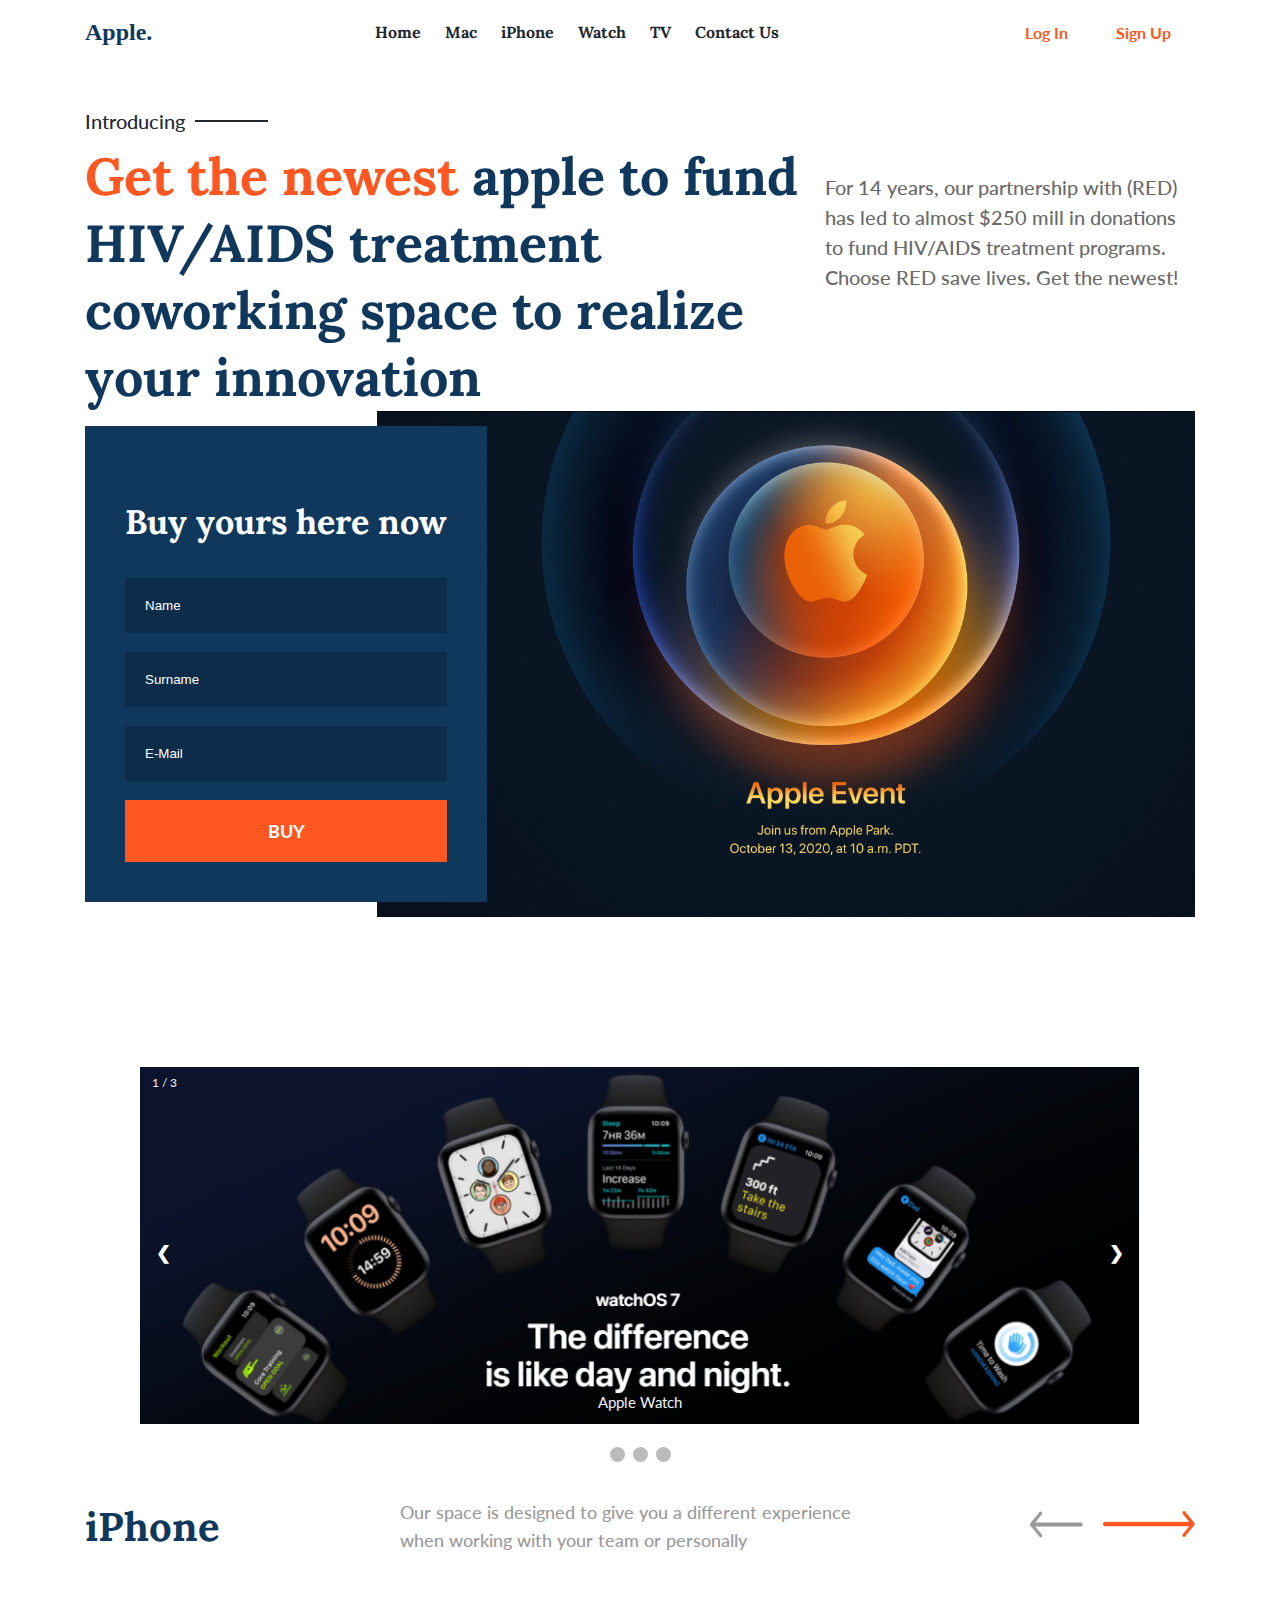
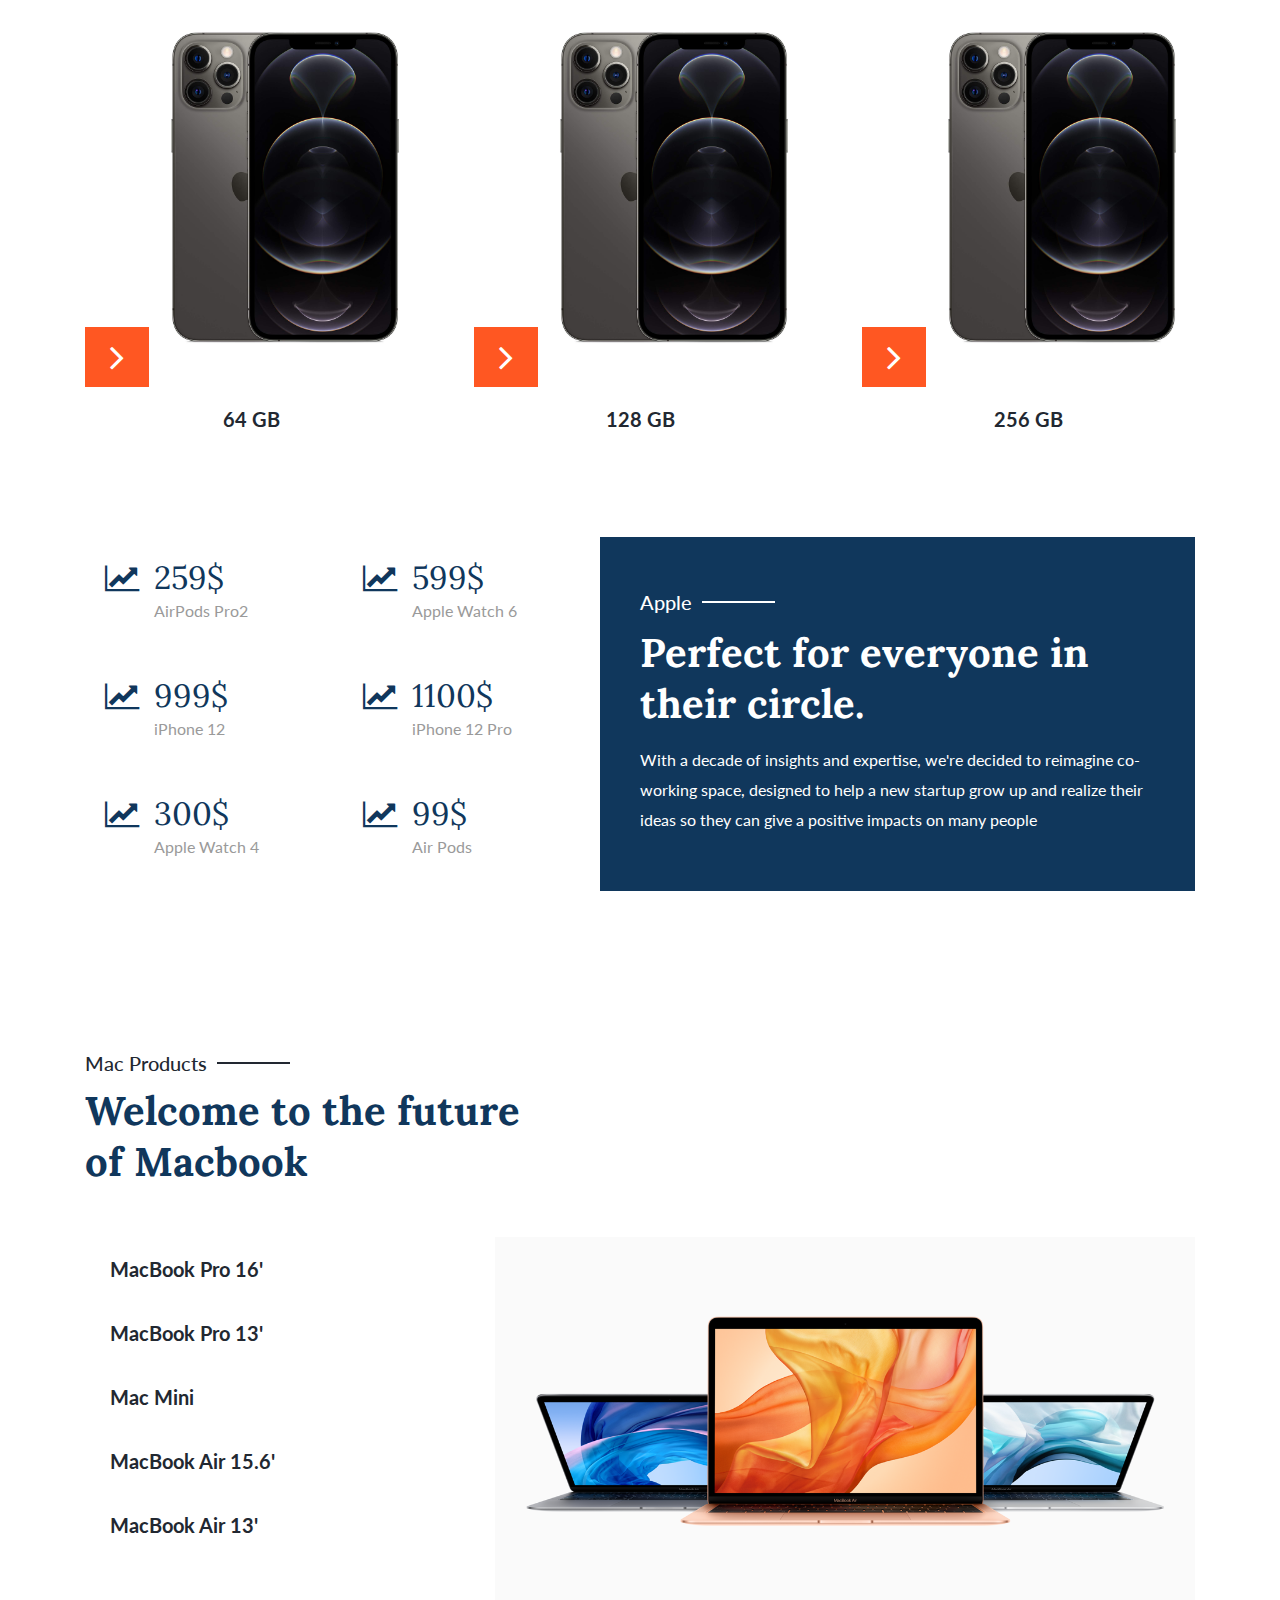
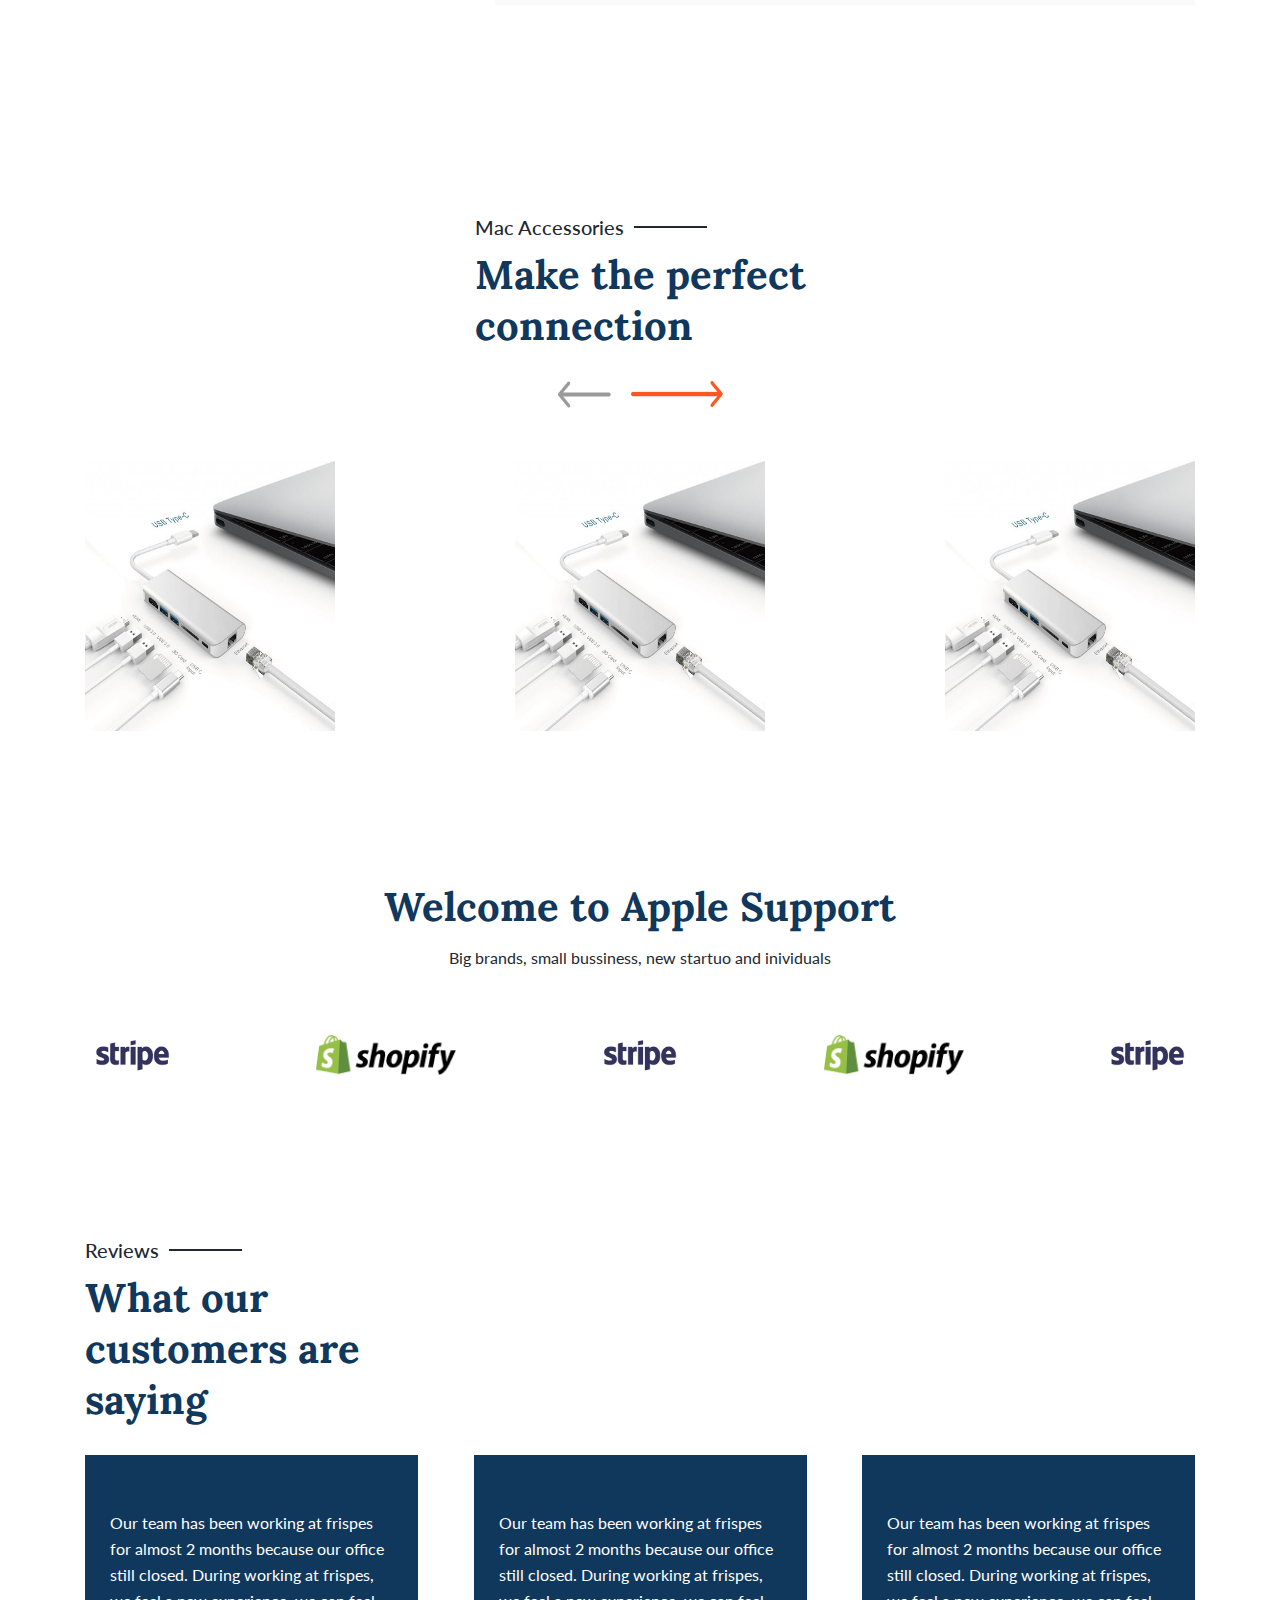
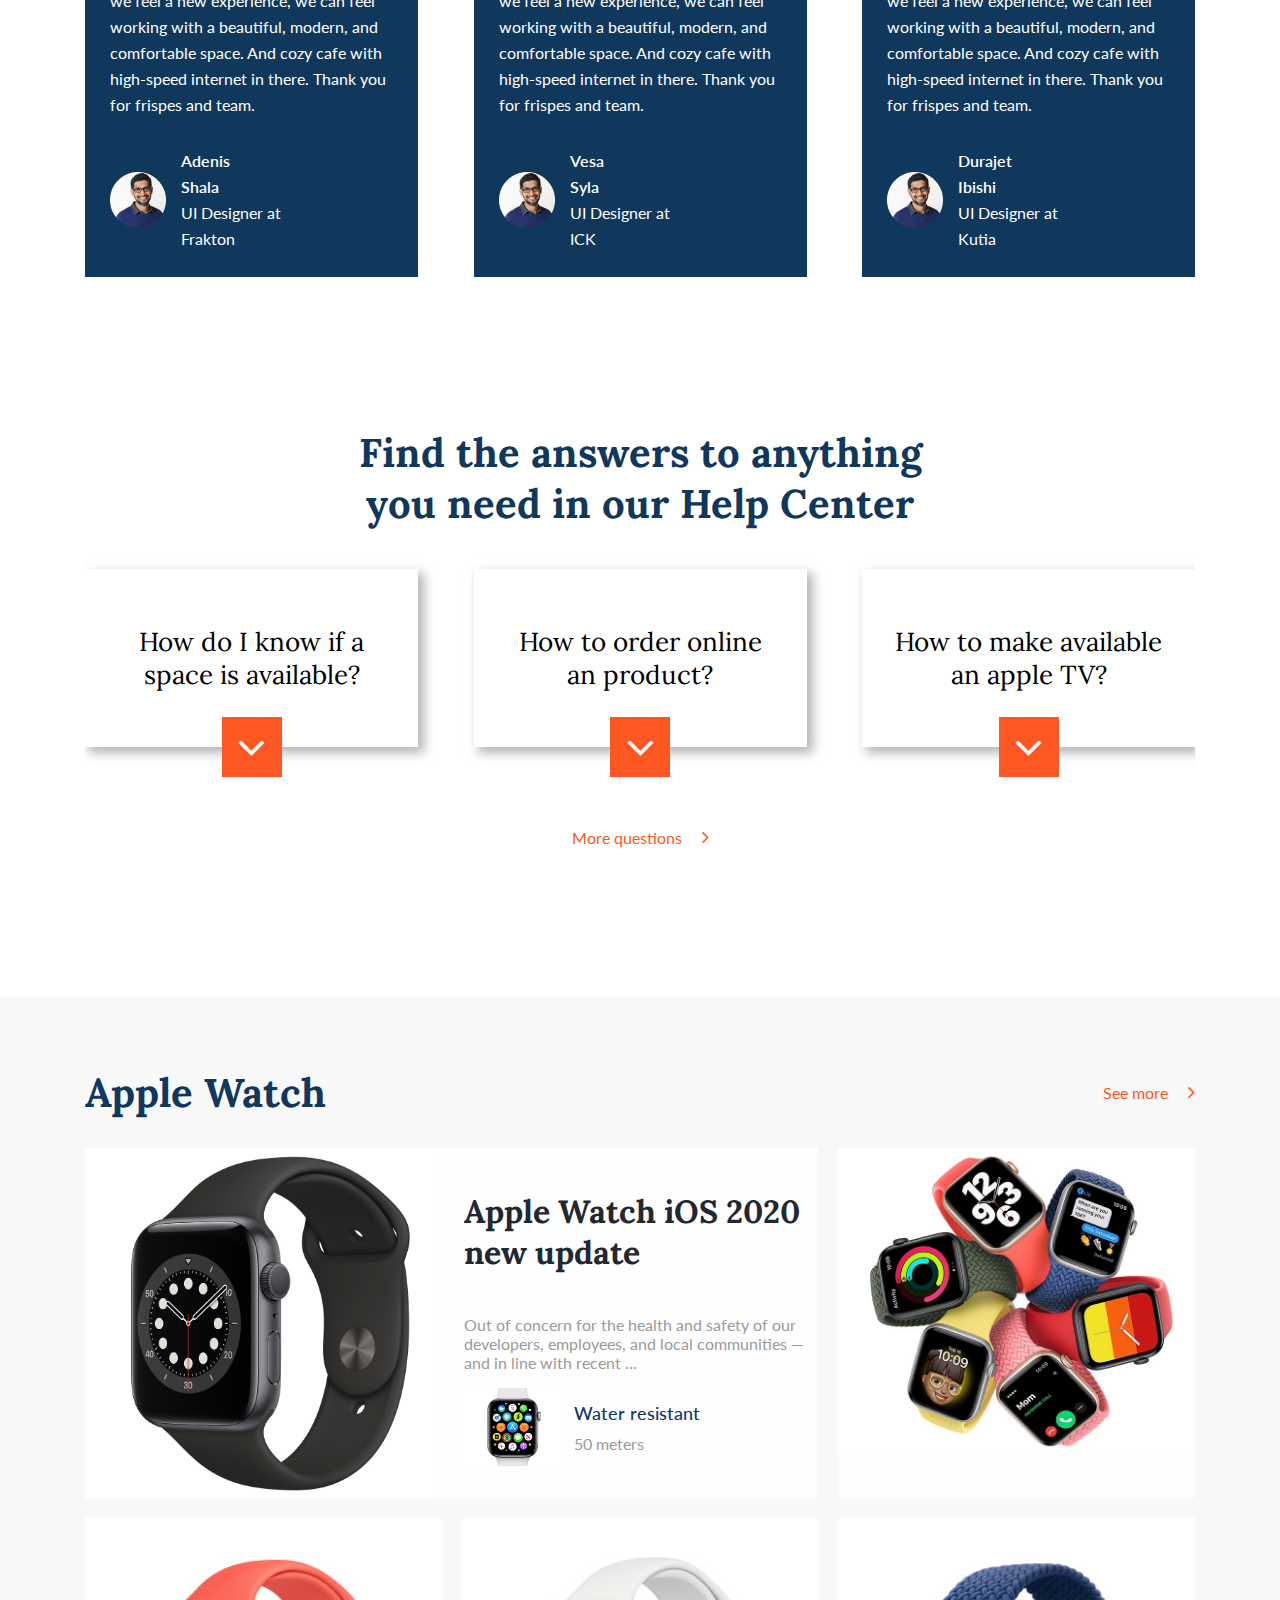
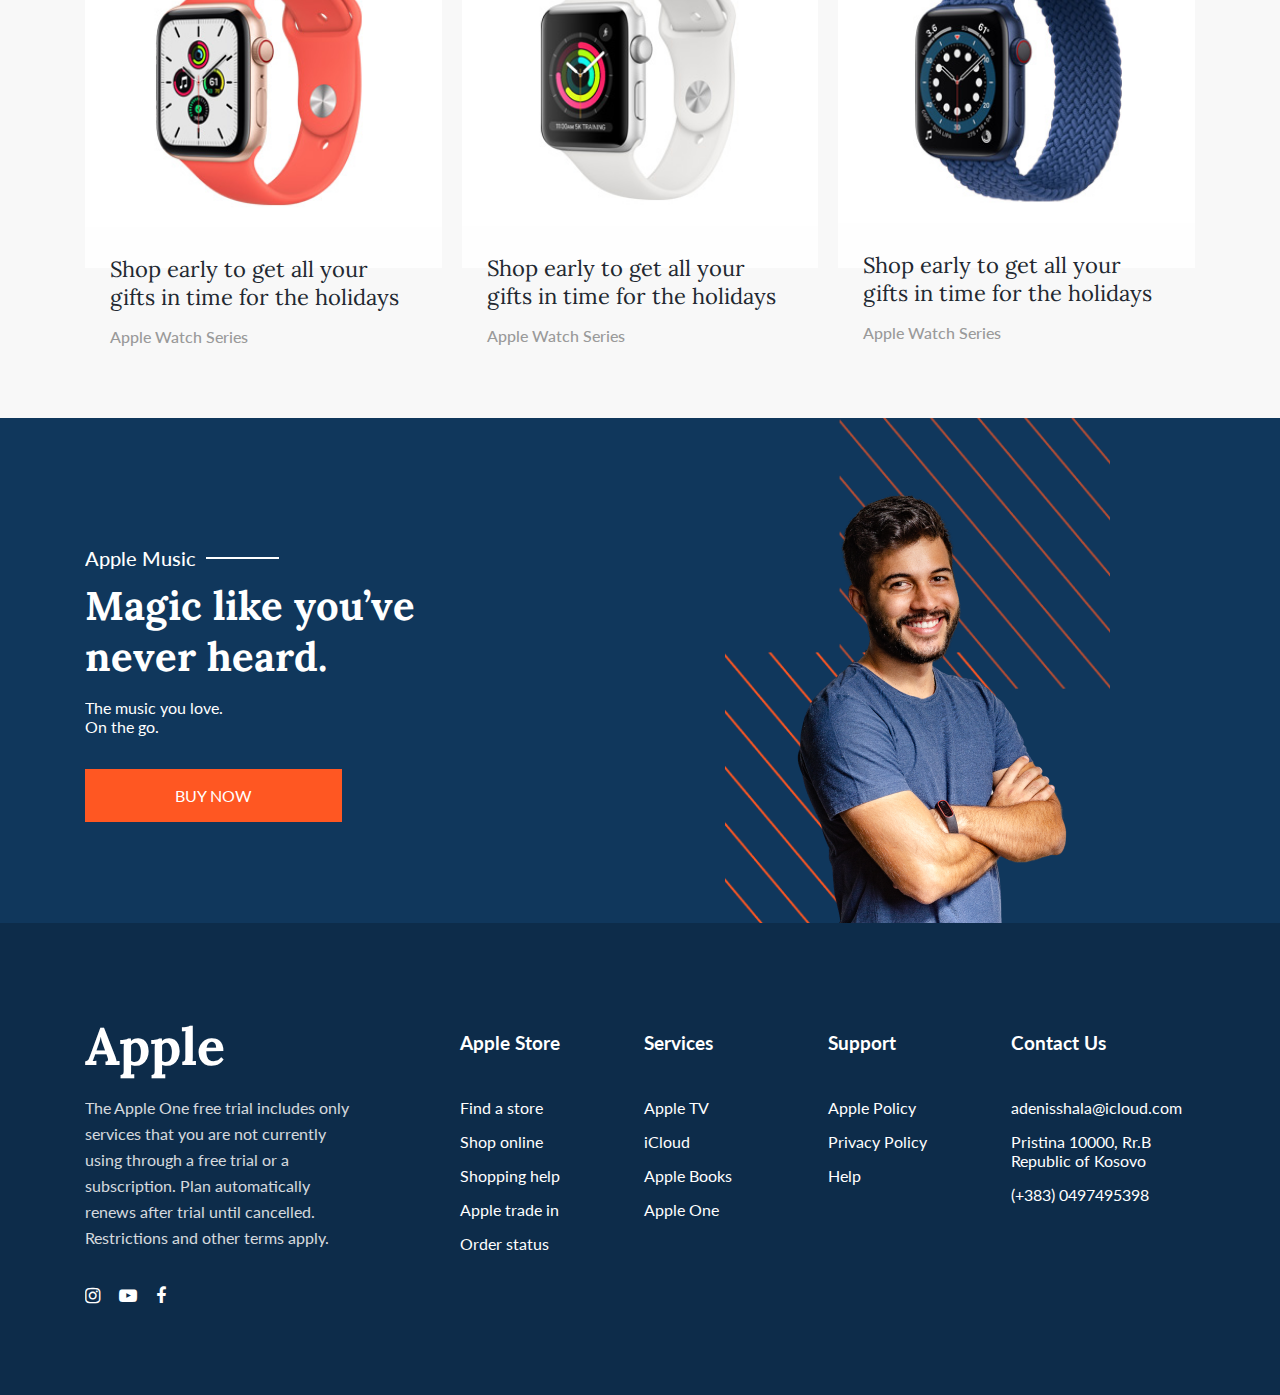
<file: AppleProject-FRONTEND/index.html>
<!DOCTYPE html>
<html lang="en">
<head>
    <meta charset="UTF-8" />
    <meta name="viewport" content="width=device-width, initial-scale=1.0" />
    <link rel="stylesheet" type="text/css" href="style.css" />
    <link rel="stylesheet" type="text/css" href="responsive.css" />
    <link
      href="https://fonts.googleapis.com/css?family=Lora"
      rel="stylesheet"
    />
    <link
      href="https://fonts.googleapis.com/css?family=Lato"
      rel="stylesheet"
    />
    <link
      rel="stylesheet"
      href="https://cdnjs.cloudflare.com/ajax/libs/font-awesome/4.7.0/css/font-awesome.min.css"
    />

    <title>Apple Products</title>
  </head>

  <body>

    <!-- Hero Section -->

    <div class="hero-section">
      <div class="container">
        <div class="header">
          <h1 class="logo">Apple.</h1>
          <div class="nav">
            <a href="index.html">Home</a>
            <a href="mac.html">Mac</a>
            <a href="iphone.html">iPhone</a>
            <a href="watch.html">Watch</a>
            <a href="tv.html">TV</a>
            <a href="contact.html">Contact Us</a>
          </div>
          <div class="buttons">
            <a href="login.html" class="button">Log In</a>
            <a href="sign-up.html" class="button">Sign Up</a>
          </div>
        </div>

        <div class="top-title">
          <p>Introducing</p>
          <div class="middle-line"></div>
        </div>

        <div class="hero-title">
          <h2>
            <span>Get the newest</span> apple to fund HIV/AIDS treatment coworking space to realize your
            innovation
          </h2>
          <p>
            For 14 years, our partnership with (RED) has led to almost $250 mill
            in donations to fund HIV/AIDS treatment programs. Choose RED
            save lives. Get the newest!
            
          </p>
        </div>

        <div class="hero-form">
          <form action="#">
            <h3>Buy yours here now</h3>
            <input
              type="text"
              id="fname"
              name="fname"
              value="Name"
            /><br /><br />
            <input
              type="text"
              id="fname"
              name="fname"
              value="Surname"
            /><br /><br />
            <input
              type="text"
              id="fname"
              name="fname"
              value="E-Mail"
            /><br /><br />
            <input type="submit" value="BUY" />
          </form>
          <img src="img/hispeed.jpg" alt="" width="900px;"/>
        </div>
      </div>
    </div>
    <!-- Hero Section End -->

    

   <!--  THE SLIDER   -->

      <!-- Slideshow container -->
     <div class="slideshow-container">

  <!-- Full-width images with number and caption text -->
    <div class="mySlides fade">
      <div class="numbertext">1 / 3</div>
      <img src="img/img4.png" style="width:100%">
      <div class="text">Apple Watch</div>
    </div>

    <div class="mySlides fade">
      <div class="numbertext">2 / 3</div>
      <img src="img/img3.png" style="width:100%">
      <div class="text">MacBook</div>
    </div>

    <div class="mySlides fade">
      <div class="numbertext">3 / 3</div>
      <img src="img/img2.png" style="width:100%">
      <div class="text">iPhone</div>
    </div>

  <!-- Next and previous buttons -->
     <a class="prev" onclick="plusSlides(-1)">&#10094;</a>
     <a class="next" onclick="plusSlides(1)">&#10095;</a>
   </div>
  <br>

<!-- The dots/circles -->
  <div style="text-align:center">
    <span class="dot" onclick="currentSlide(1)"></span>
    <span class="dot" onclick="currentSlide(2)"></span>
    <span class="dot" onclick="currentSlide(3)"></span>
  </div>

      <!--THE SLIDER ENDS HERE  and the script link added with JAVASCRIPT
       is in the end of this page-->

      


    <!-- Our Space Section -->
    <div class="our-space-section">
      <div class="container">
        <div class="top">
          <h2 class="title">iPhone</h2>
          <p>
            Our space is designed to give you a different experience <br />
            when working with your team or personally
          </p>
          <div class="arrows">
            <a href="#"> <img src="images/dark-arrow.png" alt="" /></a> &nbsp;
            &nbsp;
            <a href="#"> <img src="images/orange-arrow.png" alt="" /></a>
          </div>
        </div>

        <div class="space-boxes">
          <div class="space-box">
            <div class="image1">
              <i class="fa fa-angle-right"></i>
            </div>
            <p>64 GB</p>
          </div>

          <div class="space-box">
            <div class="image2">
              <i class="fa fa-angle-right"></i>
            </div>
            <p>128 GB</p>
          </div>

          <div class="space-box">
            <div class="image3">
              <i class="fa fa-angle-right"></i>
            </div>
            <p>256 GB</p>
          </div>
        </div>
      </div>
    </div>

    <!-- Our Space Section End -->

    <!-- Why Frispes -->
    <div class="why-frispes-section">
      <div class="container">
        <div class="why-frispes-box box1">
          <div class="icon-box">
            <i class="fa fa-line-chart"></i>
            <div>
              <span class="nr"> 259$</span> <br />
              <span class="description"> AirPods Pro2</span>
            </div>
          </div>
          <div class="icon-box">
            <i class="fa fa-line-chart"></i>
            <div>
              <span class="nr"> 599$</span> <br />
              <span class="description"> Apple Watch 6</span>
            </div>
          </div>
          <div class="icon-box">
            <i class="fa fa-line-chart"></i>
            <div>
              <span class="nr"> 999$</span> <br />
              <span class="description"> iPhone 12 </span>
            </div>
          </div>
          <div class="icon-box">
            <i class="fa fa-line-chart"></i>
            <div>
              <span class="nr"> 1100$</span> <br />
              <span class="description"> iPhone 12 Pro</span>
            </div>
          </div>
          <div class="icon-box">
            <i class="fa fa-line-chart"></i>
            <div>
              <span class="nr"> 300$</span> <br />
              <span class="description"> Apple Watch 4</span>
            </div>
          </div>
          <div class="icon-box">
            <i class="fa fa-line-chart"></i>
            <div>
              <span class="nr"> 99$</span> <br />
              <span class="description"> Air Pods</span>
            </div>
          </div>
        </div>

        <div class="why-frispes-box box2">
          <div class="top-title">
            <p> Apple </p>
            <div class="middle-line"></div>
          </div>
          <h2 class="title">Perfect for everyone in their circle.</h2>
          <p>
            With a decade of insights and expertise, we're decided to reimagine
            co-working space, designed to help a new startup grow up and realize
            their ideas so they can give a positive impacts on many people
          </p>
        </div>
      </div>
    </div>

    <!-- Why Frispes End -->

    <!-- Facilites -->
    <div class="facilities-section">
      <div class="container">
        <div class="top-title">
          <p>Mac Products</p>
          <div class="middle-line"></div>
        </div>
        <h2 class="title">
          Welcome to the future <br />
          of Macbook
        </h2>

        <div class="facilities-boxes">
          <div class="facilities-menu">
            <a href="#"> MacBook Pro 16'</a>
            <a href="#"> MacBook Pro 13'</a>
            <a href="#"> Mac Mini</a>
            <a href="#"> MacBook Air 15.6'</a>
            <a href="#"> MacBook Air 13'</a>
          </div>

          <img src="img/macbook2.png" alt="" width="700px;"/>
        </div>
      </div>
    </div>
    <!-- Facilites End -->

    <!-- Gallery Section -->
    <div class="gallery-section">
      <div class="container">
        <div class="center-top">
          <div class="gallery-top">
            <div class="top-title">
              <p>Mac Accessories</p>
              <div class="middle-line"></div>
            </div>
            <h2 class="title">
              Make the perfect <br />
              connection  
            </h2>
          </div>

          <div class="arrows">
            <a href="#"> <img src="images/dark-arrow.png" alt="" /></a> &nbsp;
            &nbsp;
            <a href="#"> <img src="images/orange-arrow.png" alt="" /></a>
          </div>
        </div>

        <div class="gallery-boxes">
          <img src="img/acc1.jpg" alt="" width="250px" height="270px"/>
          <img src="img/acc1.jpg" alt="" width="250px" height="270px" />
          <img src="img/acc1.jpg" alt="" width="250px" height="270px" />
        </div>
      </div>
    </div>

    <!-- Gallery Section End -->

    <!-- Use Frispes -->
    <div class="use-frispes-section">
      <div class="container">
        <div class="center-top">
          <h2 class="title">Welcome to Apple Support</h2>
          <p>Big brands, small bussiness, new startuo and inividuals</p>
        </div>

        <div class="use-frispes-boxes">
          <img src="images/Logo (5).png" alt="nje foto" />
          <img src="images/Logo (4).png" alt="nje foto" />
          <img src="images/Logo (5).png" alt="nje foto" />
          <img src="images/Logo (4).png" alt="nje foto" />
          <img src="images/Logo (5).png" alt="nje foto" />
        </div>
      </div>

      <!-- Use Frispes End-->

      <!-- Customer reviews-->

      <div class="customer-reviews-section">
        <div class="container">
          <div class="top-title">
            <p>Reviews</p>
            <div class="middle-line"></div>
          </div>
          <h2 class="title">
            What our <br />
            customers are <br />
            saying
          </h2>

          <div class="review-boxes">
            <div class="review-box">
              <p class="customer-description">
                Our team has been working at frispes for almost 2 months because
                our office still closed. During working at frispes, we feel a
                new experience, we can feel working with a beautiful, modern,
                and comfortable space. And cozy cafe with high-speed internet in
                there. Thank you for frispes and team.
              </p>
              <div class="customer-info">
                <img src="images/Ellipse 2.png" alt="" />
                <div class="customer-detais">
                  <p class="customer-name">
                    Adenis <br />
                    Shala
                  </p>
                  <p class="customer-title">
                    UI Designer at <br />
                    Frakton
                  </p>
                </div>
              </div>
            </div>

            <div class="review-box">
              <p class="customer-description">
                Our team has been working at frispes for almost 2 months because
                our office still closed. During working at frispes, we feel a
                new experience, we can feel working with a beautiful, modern,
                and comfortable space. And cozy cafe with high-speed internet in
                there. Thank you for frispes and team.
              </p>
              <div class="customer-info">
                <img src="images/Ellipse 2.png" alt="" />
                <div class="customer-detais">
                  <p class="customer-name">
                    Vesa <br />
                    Syla
                  </p>
                  <p class="customer-title">
                    UI Designer at <br />
                    ICK
                  </p>
                </div>
              </div>
            </div>

            <div class="review-box">
              <p class="customer-description">
                Our team has been working at frispes for almost 2 months because
                our office still closed. During working at frispes, we feel a
                new experience, we can feel working with a beautiful, modern,
                and comfortable space. And cozy cafe with high-speed internet in
                there. Thank you for frispes and team.
              </p>
              <div class="customer-info">
                <img src="images/Ellipse 2.png" alt="" />
                <div class="customer-detais">
                  <p class="customer-name">
                    Durajet <br />
                    Ibishi
                  </p>
                  <p class="customer-title">
                    UI Designer at <br />
                    Kutia
                  </p>
                </div>
              </div>
            </div>
          </div>
        </div>
      </div>

      <!-- Customer reviews End-->

      <!-- FAQ-->

      <div class="faq-section">
        <div class="container">
          <h2 class="title">
            Find the answers to anything <br />
            you need in our Help Center
          </h2>

          <div class="faq-boxes">
            <div class="faq-box">
              <p><a href="#" style="color: black;">How do I know if a space is available?</a></p>
              <i class="fa fa-angle-down"></i>
            </div>

            <div class="faq-box">
              <p><a href="#" style="color: black;">How to order online an product?</a></p>
              <i class="fa fa-angle-down"></i>
            </div>

            <div class="faq-box">
              <p><a href="#" style="color: black;">How to make available an apple TV?</a></p>
              <i class="fa fa-angle-down"></i>
            </div>
          </div>

          <a href="#" class="more">
            More questions &nbsp; &nbsp; <i class="fa fa-angle-right"></i
          ></a>
        </div>
      </div>

      <!-- FAQ end-->

      <!-- News insights-->
      <div class="news-insights-section">
        <div class="container">
          <div class="top-news">
            <h2 class="title">Apple Watch</h2>
            <a href="#" class="more">
              See more &nbsp; &nbsp; <i class="fa fa-angle-right"></i
            ></a>
          </div>

          <div class="news-container">
            <div class="news1">
              <div class="news1-image"></div>

              <div class="news1-info">
                <h4>Apple Watch iOS 2020 new update</h4>
                <p>
                  Out of concern for the health and safety of our developers,
                  employees, and local communities — and in line with recent ...
                </p>
                <div class="news1-detais">
                  <img src="img/watch7.jpg" alt="" width="100px" />
                  <div>
                    <p class="news1-name">Water resistant</p>
                    <p class="news1-title">50 meters</p>
                  </div>
                </div>
              </div>
            </div>

            <div class="news2">
              <img src="img/watch22.jpg" alt="" />

              <div>
                <h4></h4>
                <p> </p>
              </div>
            </div>

            <div class="news3">
              <img src="img/watch11.png" alt="" />

              <div>
                <h4>Shop early to get all your gifts in time for the holidays</h4>
                <p> Apple Watch Series</p>
              </div>
            </div>
            <div class="news4">
              <img src="img/watch12.png" alt="" />

              <div>
                <h4>Shop early to get all your gifts in time for the holidays</h4>
                <p> Apple Watch Series</p>
              </div>
            </div>
            <div class="news5">
              <img src="img/watch15.png" alt="" />

              <div>
                <h4>Shop early to get all your gifts in time for the holidays</h4>
                <p>Apple Watch Series</p>
              </div>
            </div>
          </div>
        </div>
      </div>
    </div>

    <!-- News insights end-->

    <!-- Became member-->

    <div class="became-member">
      <div class="container">
        <div class="member-boxes">
          <div class="member-box">
            <div class="top-title">
              <p> Apple Music</p>
              <div class="middle-line"></div>
            </div>
            <h2 class="title">
              Magic like you’ve <br />
              never heard.
            </h2>
            <p>
              The music you love. <br />
              On the go.
            </p>
            <div>
              <a href="#" class="member-button">BUY NOW</a>
            </div>
          </div>

          <div class="member-box">
            <img
              src="images/portrait-photo-of-smiling-man-with-his-arms-crossed-standing-2379004 1.png"
              alt=""
            />
          </div>
        </div>
      </div>
    </div>

    <!-- Became member end-->

    <!-- Footer-->
    <div class="footer">
      <div class="container">
        <div class="footer-boxes">
          <div class="footer-box">
            <h2>Apple</h2>
            <p>
              The Apple One free trial includes only services that you are not currently using through
               a free trial or a subscription. Plan automatically renews after trial until cancelled.
               Restrictions and other terms apply.
            </p>

            <div class="footer-social">
              <i class="fa fa-instagram"></i>
              <i class="fa fa-youtube-play"></i>
              <i class="fa fa-facebook"></i>
            </div>
          </div>

          <div class="footer-box">
            <h3 class="footer-titles">Apple Store</h3>

            <ul>
              <li><a href="#">Find a store</a></li>
              <li><a href="#">Shop online</a></li>
              <li><a href="#">Shopping help</a></li>
              <li><a href="#">Apple trade in</a></li>
              <li><a href="#">Order status</a></li>
            </ul>
          </div>

          <div class="footer-box">
            <h3 class="footer-titles">Services</h3>

            <ul>
              <li><a href="#">Apple TV</a></li>
              <li><a href="#">iCloud</a></li>
              <li><a href="#">Apple Books</a></li>
              <li><a href="#">Apple One</a></li>
            </ul>
          </div>

          <div class="footer-box">
            <h3 class="footer-titles">Support</h3>

            <ul>
              <li><a href="#">Apple Policy</a></li>
              <li><a href="#">Privacy Policy</a></li>
              <li><a href="#">Help</a></li>
            </ul>
          </div>

          <div class="footer-box">
            <h3 class="footer-titles">Contact Us</h3>

            <ul>
              <li><a href="#">adenisshala@icloud.com</a></li>
              <li>
                <a href="#">Pristina 10000, Rr.B Republic of Kosovo</a>
              </li>
              <li><a href="#">(+383) 0497495398</a></li>
            </ul>
          </div>
        </div>
      </div>
    </div>

    <!-- Footer end-->
    <!-- THE JAVASCRIPT link-->
    <script type="text/javascript" src="jscript.js">
      
    </script>
    
  </body>
</html>
</file>
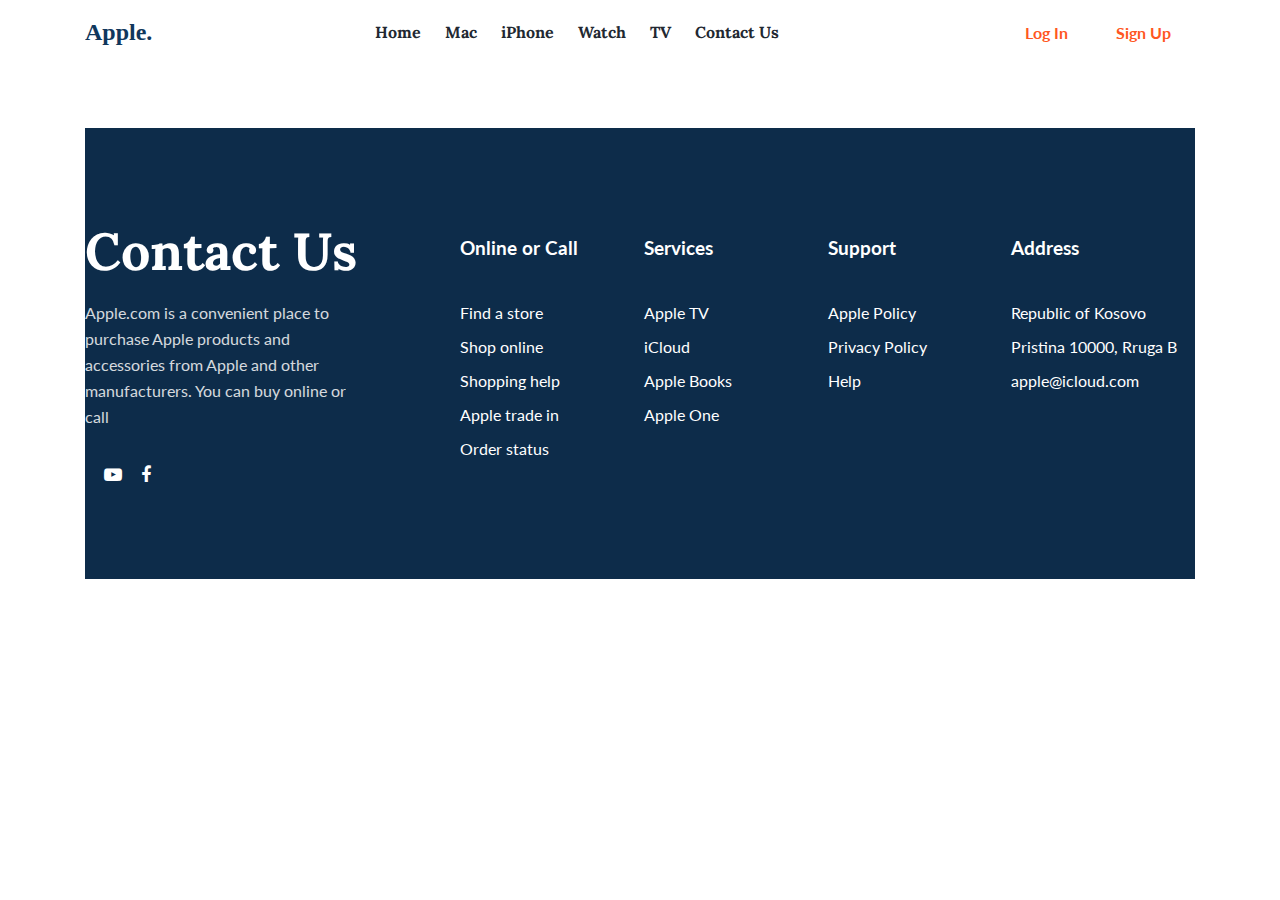
<file: AppleProject-FRONTEND/contact.html>
<!DOCTYPE html>
<html lang="en">
<head>
    <meta charset="UTF-8" />
    <meta name="viewport" content="width=device-width, initial-scale=1.0" />
    <link rel="stylesheet" type="text/css" href="style.css" />
    <link rel="stylesheet" type="text/css" href="responsive.css" />
    <link
      href="https://fonts.googleapis.com/css?family=Lora"
      rel="stylesheet"
    />
    <link
      href="https://fonts.googleapis.com/css?family=Lato"
      rel="stylesheet"
    />
    <link
      rel="stylesheet"
      href="https://cdnjs.cloudflare.com/ajax/libs/font-awesome/4.7.0/css/font-awesome.min.css"
    />

    <title>Apple Products</title>
  </head>

  <body>

    <!-- Hero Section -->

    <div class="hero-section">
      <div class="container">
        <div class="header">
          <h1 class="logo">Apple.</h1>
          <div class="nav">
            <a href="index.html">Home</a>
            <a href="mac.html">Mac</a>
            <a href="iphone.html">iPhone</a>
            <a href="watch.html">Watch</a>
            <a href="tv.html">TV</a>
            <a href="contact.html">Contact Us</a>
          </div>
          <div class="buttons">
            <a href="login.html" class="button">Log In</a>
            <a href="sign-up.html" class="button">Sign Up</a>
          </div>
        </div>
         <br/>
    <!--ENDSSS-->

     
       


  
   
    <!-- Footer-----------------------  FOOTER-->
  
    <div class="footer">
      <div class="container">
        <div class="footer-boxes">
          <div class="footer-box">
            <h2>Contact Us</h2>
            <p>
                Apple.com is a convenient place to purchase Apple
                 products and accessories from Apple and other manufacturers. 
                You can buy online or call
            </p>

            <div class="footer-social">
              <i class="fa fa-"></i>
              <i class="fa fa-youtube-play"></i>
              <i class="fa fa-facebook"></i>
            </div>
          </div>

          <div class="footer-box">
            <h3 class="footer-titles"> Online or Call</h3>

            <ul>
              <li><a href="#">Find a store</a></li>
              <li><a href="#">Shop online</a></li>
              <li><a href="#">Shopping help</a></li>
              <li><a href="#">Apple trade in</a></li>
              <li><a href="#">Order status</a></li>
            </ul>
          </div>

          <div class="footer-box">
            <h3 class="footer-titles">Services</h3>

            <ul>
              <li><a href="#">Apple TV</a></li>
              <li><a href="#">iCloud</a></li>
              <li><a href="#">Apple Books</a></li>
              <li><a href="#">Apple One</a></li>
            </ul>
          </div>

          <div class="footer-box">
            <h3 class="footer-titles">Support</h3>

            <ul>
              <li><a href="#">Apple Policy</a></li>
              <li><a href="#">Privacy Policy</a></li>
              <li><a href="#">Help</a></li>
            </ul>
          </div>

          <div class="footer-box">
            <h3 class="footer-titles">Address</h3>

            <ul>
              <li>Republic of Kosovo</li>
              <li>
                Pristina 10000, Rruga B
              </li>
              <li>apple@icloud.com</li>
            </ul>
          </div>
        </div>
      </div>
    </div>
    
    
  </body>
</html>
</file>
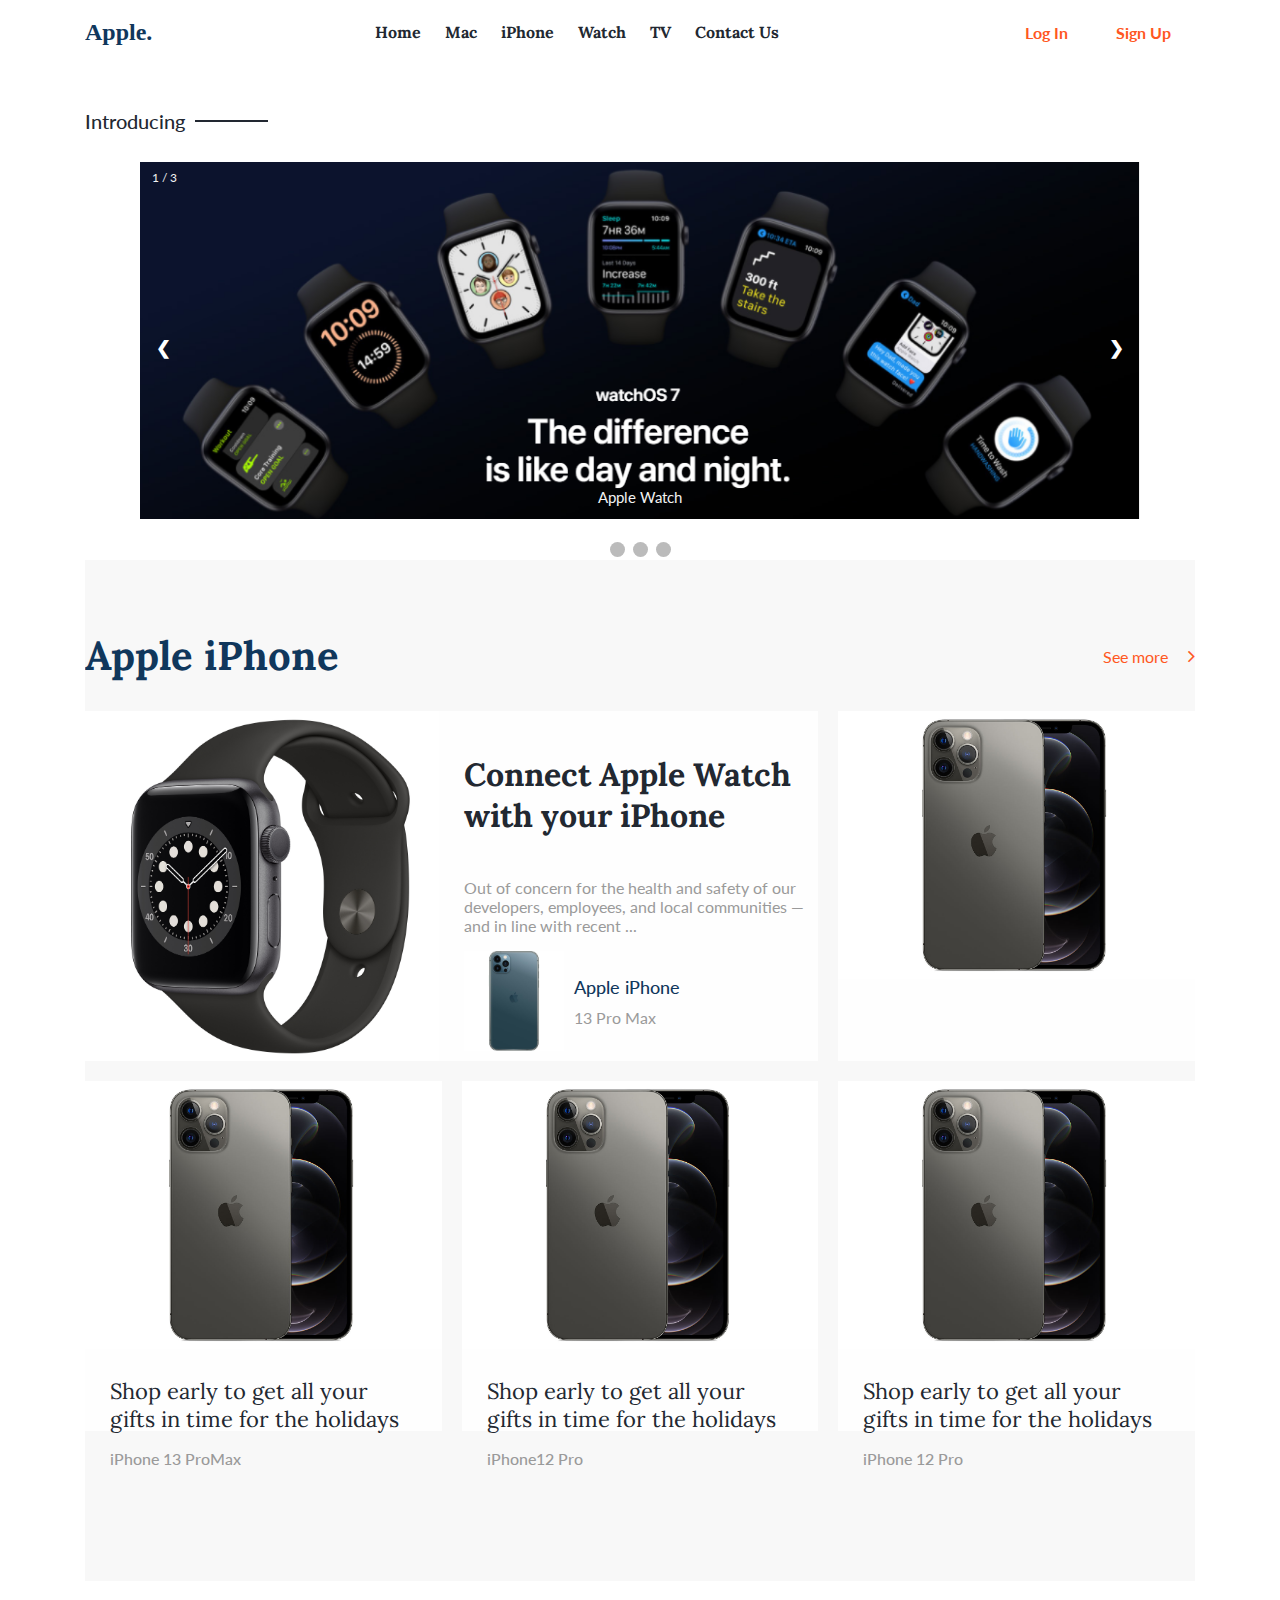
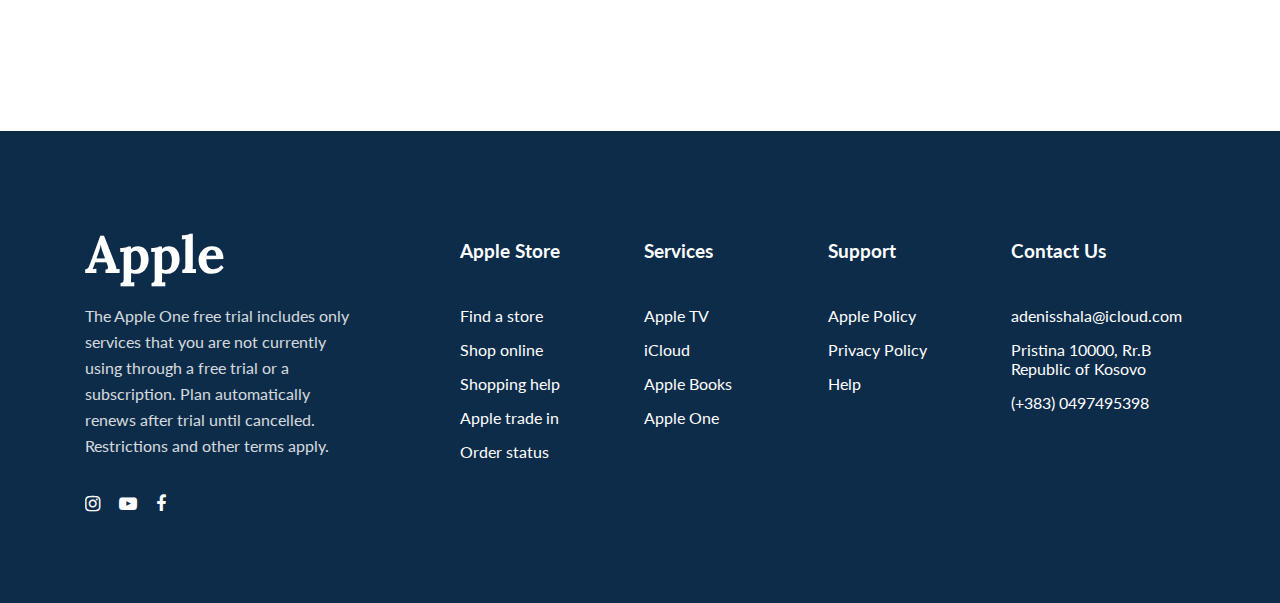
<file: AppleProject-FRONTEND/iphone.html>
<!DOCTYPE html>
<html lang="en">
<head>
    <meta charset="UTF-8" />
    <meta name="viewport" content="width=device-width, initial-scale=1.0" />
    <link rel="stylesheet" type="text/css" href="style.css" />
    <link rel="stylesheet" type="text/css" href="responsive.css" />
    <link
      href="https://fonts.googleapis.com/css?family=Lora"
      rel="stylesheet"
    />
    <link
      href="https://fonts.googleapis.com/css?family=Lato"
      rel="stylesheet"
    />
    <link
      rel="stylesheet"
      href="https://cdnjs.cloudflare.com/ajax/libs/font-awesome/4.7.0/css/font-awesome.min.css"
    />

    <title>Apple Products</title>
  </head>

  <body>

    <!-- Hero Section -->

    <div class="hero-section">
      <div class="container">
        <div class="header">
          <h1 class="logo">Apple.</h1>
          <div class="nav">
            <a href="index.html">Home</a>
            <a href="mac.html">Mac</a>
            <a href="iphone.html">iPhone</a>
            <a href="watch.html">Watch</a>
            <a href="tv.html">TV</a>
            <a href="contact.html">Contact Us</a>
          </div>
          <div class="buttons">
            <a href="login.html" class="button">Log In</a>
            <a href="sign-up.html" class="button">Sign Up</a>
          </div>
        </div>

        <div class="top-title">
          <p>Introducing</p>
          <div class="middle-line"></div>
        </div><br/>
    <!--ENDSSS-->

     

   <!--  THE SLIDER   -->

      <!-- Slideshow container -->
      <div class="slideshow-container">

        <!-- Full-width images with number and caption text -->
          <div class="mySlides fade">
            <div class="numbertext">1 / 3</div>
            <img src="img/img4.png" style="width:100%">
            <div class="text">Apple Watch</div>
          </div>
      
          <div class="mySlides fade">
            <div class="numbertext">2 / 3</div>
            <img src="img/img3.png" style="width:100%">
            <div class="text">MacBook</div>
          </div>
      
          <div class="mySlides fade">
            <div class="numbertext">3 / 3</div>
            <img src="img/img2.png" style="width:100%">
            <div class="text">iPhone</div>
          </div>
      
        <!-- Next and previous buttons -->
           <a class="prev" onclick="plusSlides(-1)">&#10094;</a>
           <a class="next" onclick="plusSlides(1)">&#10095;</a>
         </div>
        <br>
      
      <!-- The dots/circles -->
        <div style="text-align:center">
          <span class="dot" onclick="currentSlide(1)"></span>
          <span class="dot" onclick="currentSlide(2)"></span>
          <span class="dot" onclick="currentSlide(3)"></span>
        </div>
      
            <!--THE SLIDER ENDS HERE  and the script link added with JAVASCRIPT
             is in the end of this page-->



      <!-- News insights-->
      <div class="news-insights-section">
        <div class="container">
          <div class="top-news">
            <h2 class="title">Apple iPhone</h2>
            <a href="#" class="more">
              See more &nbsp; &nbsp; <i class="fa fa-angle-right"></i
            ></a>
          </div>

          <div class="news-container">
            <div class="news1">
              <div class="news1-image"></div>

              <div class="news1-info">
                <h4>Connect Apple Watch with your iPhone</h4>
                <p>
                  Out of concern for the health and safety of our developers,
                  employees, and local communities — and in line with recent ...
                </p>
                <div class="news1-detais">
                  <img src="img/aip1.jpg" alt="" width="100px" />
                  <div>
                    <p class="news1-name">Apple iPhone</p>
                    <p class="news1-title">13 Pro Max</p>
                  </div>
                </div>
              </div>
            </div>

            <div class="news2">
              <img src="img/aip2.jpg" alt="" />

              <div>
                <h4></h4>
                <p> </p>
              </div>
            </div>

            <div class="news3">
              <img src="img/aip2.jpg" alt="" />

              <div>
                <h4>Shop early to get all your gifts in time for the holidays</h4>
                <p> iPhone 13 ProMax</p>
              </div>
            </div>
            <div class="news4">
              <img src="img/aip2.jpg" alt="" />

              <div>
                <h4>Shop early to get all your gifts in time for the holidays</h4>
                <p> iPhone12 Pro</p>
              </div>
            </div>
            <div class="news5">
              <img src="img/aip2.jpg" alt="" />

              <div>
                <h4>Shop early to get all your gifts in time for the holidays</h4>
                <p>iPhone 12 Pro</p>
              </div>
            </div>
          </div>
        </div>
      </div>
    </div>

    <!-- News insights end-->

  
   
    <!-- Footer-----------------------  FOOTER-->
  
    <div class="footer">
      <div class="container">
        <div class="footer-boxes">
          <div class="footer-box">
            <h2>Apple</h2>
            <p>
              The Apple One free trial includes only services that you are not currently using through
               a free trial or a subscription. Plan automatically renews after trial until cancelled.
               Restrictions and other terms apply.
            </p>

            <div class="footer-social">
              <i class="fa fa-instagram"></i>
              <i class="fa fa-youtube-play"></i>
              <i class="fa fa-facebook"></i>
            </div>
          </div>

          <div class="footer-box">
            <h3 class="footer-titles">Apple Store</h3>

            <ul>
              <li><a href="#">Find a store</a></li>
              <li><a href="#">Shop online</a></li>
              <li><a href="#">Shopping help</a></li>
              <li><a href="#">Apple trade in</a></li>
              <li><a href="#">Order status</a></li>
            </ul>
          </div>

          <div class="footer-box">
            <h3 class="footer-titles">Services</h3>

            <ul>
              <li><a href="#">Apple TV</a></li>
              <li><a href="#">iCloud</a></li>
              <li><a href="#">Apple Books</a></li>
              <li><a href="#">Apple One</a></li>
            </ul>
          </div>

          <div class="footer-box">
            <h3 class="footer-titles">Support</h3>

            <ul>
              <li><a href="#">Apple Policy</a></li>
              <li><a href="#">Privacy Policy</a></li>
              <li><a href="#">Help</a></li>
            </ul>
          </div>

          <div class="footer-box">
            <h3 class="footer-titles">Contact Us</h3>

            <ul>
              <li><a href="#">adenisshala@icloud.com</a></li>
              <li>
                <a href="#">Pristina 10000, Rr.B Republic of Kosovo</a>
              </li>
              <li><a href="#">(+383) 0497495398</a></li>
            </ul>
          </div>
        </div>
      </div>
    </div>
 

    <!-- THE JAVASCRIPT link-->
    <script type="text/javascript" src="jscript.js">
      
    </script>
    
    
  </body>
</html>
</file>
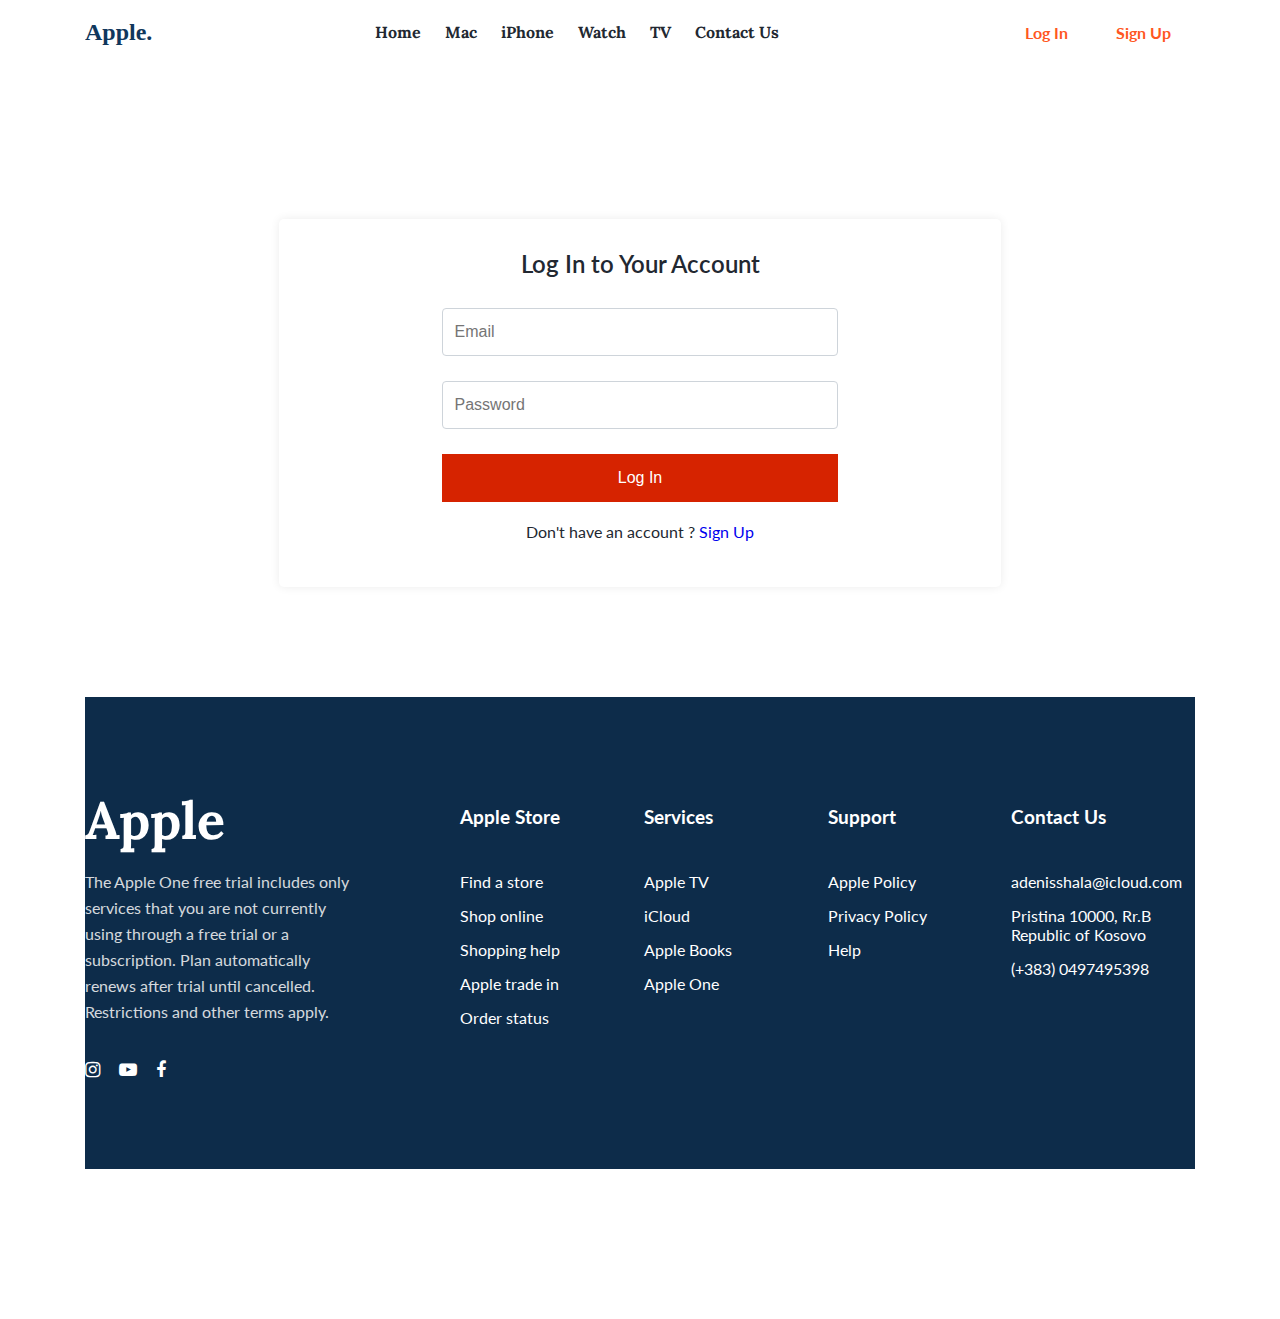
<file: AppleProject-FRONTEND/login.html>
<!DOCTYPE html>
<html lang="en">
<head>
    <meta charset="UTF-8" />
    <meta name="viewport" content="width=device-width, initial-scale=1.0" />
    <link rel="stylesheet" type="text/css" href="style.css" />
    <link rel="stylesheet" type="text/css" href="responsive.css" />
    <link
      href="https://fonts.googleapis.com/css?family=Lora"
      rel="stylesheet"
    />
    <link
      href="https://fonts.googleapis.com/css?family=Lato"
      rel="stylesheet"
    />
    <link
      rel="stylesheet"
      href="https://cdnjs.cloudflare.com/ajax/libs/font-awesome/4.7.0/css/font-awesome.min.css"
    />

    <title>Apple Products</title>
  </head>

  <body>

    <!-- Hero Section -->

    <div class="hero-section">
      <div class="container">
        <div class="header">
          <h1 class="logo">Apple.</h1>
          <div class="nav">
            <a href="index.html">Home</a>
            <a href="mac.html">Mac</a>
            <a href="iphone.html">iPhone</a>
            <a href="watch.html">Watch</a>
            <a href="tv.html">TV</a>
            <a href="contact.html">Contact Us</a>
          </div>
          <div class="buttons">
            <a href="login.html" class="button">Log In</a>
            <a href="sign-up.html" class="button">Sign Up</a>
          </div>
        </div>
        <!--
            ENDSSSS
        -->

        <!-- Our Space Section -->
        <section class="section-padding">
          <div class="login-container">
               <div class="wrapper-row">
                   <div class="login-form login-box">
                       <h2 class="form-title">Log In to Your Account</h2>
                       <form>
                           <div class="form-group">
                               <input type="text" placeholder="Email" class="input-control">
                           </div>
                           <div class="form-group">
                               <input type="password" placeholder="Password" class="input-control">
                           </div>
                           <button type="submit" class="btn-form">Log in</button>
                           <p class="text-bottom">Don't have an account ? <a href="sign-up.html">Sign Up</a></p>
                       </form>
                   </div>
               </div>
          </div>
      </section>
  
      <!-- Our Space Section End -->


         <!--Footer Start -->
        <!-- Footer-----------------------  FOOTER-->
    <div class="footer">
        <div class="container">
          <div class="footer-boxes">
            <div class="footer-box">
              <h2>Apple</h2>
              <p>
                The Apple One free trial includes only services that you are not currently using through
                 a free trial or a subscription. Plan automatically renews after trial until cancelled.
                 Restrictions and other terms apply.
              </p>
  
              <div class="footer-social">
                <i class="fa fa-instagram"></i>
                <i class="fa fa-youtube-play"></i>
                <i class="fa fa-facebook"></i>
              </div>
            </div>
  
            <div class="footer-box">
              <h3 class="footer-titles">Apple Store</h3>
  
              <ul>
                <li><a href="#">Find a store</a></li>
                <li><a href="#">Shop online</a></li>
                <li><a href="#">Shopping help</a></li>
                <li><a href="#">Apple trade in</a></li>
                <li><a href="#">Order status</a></li>
              </ul>
            </div>
  
            <div class="footer-box">
              <h3 class="footer-titles">Services</h3>
  
              <ul>
                <li><a href="#">Apple TV</a></li>
                <li><a href="#">iCloud</a></li>
                <li><a href="#">Apple Books</a></li>
                <li><a href="#">Apple One</a></li>
              </ul>
            </div>
  
            <div class="footer-box">
              <h3 class="footer-titles">Support</h3>
  
              <ul>
                <li><a href="#">Apple Policy</a></li>
                <li><a href="#">Privacy Policy</a></li>
                <li><a href="#">Help</a></li>
              </ul>
            </div>
  
            <div class="footer-box">
              <h3 class="footer-titles">Contact Us</h3>
  
              <ul>
                <li><a href="#">adenisshala@icloud.com</a></li>
                <li>
                  <a href="#">Pristina 10000, Rr.B Republic of Kosovo</a>
                </li>
                <li><a href="#">(+383) 0497495398</a></li>
              </ul>
            </div>
          </div>
        </div>
      </div>
  
      
      
    </body>
  </html>
</file>
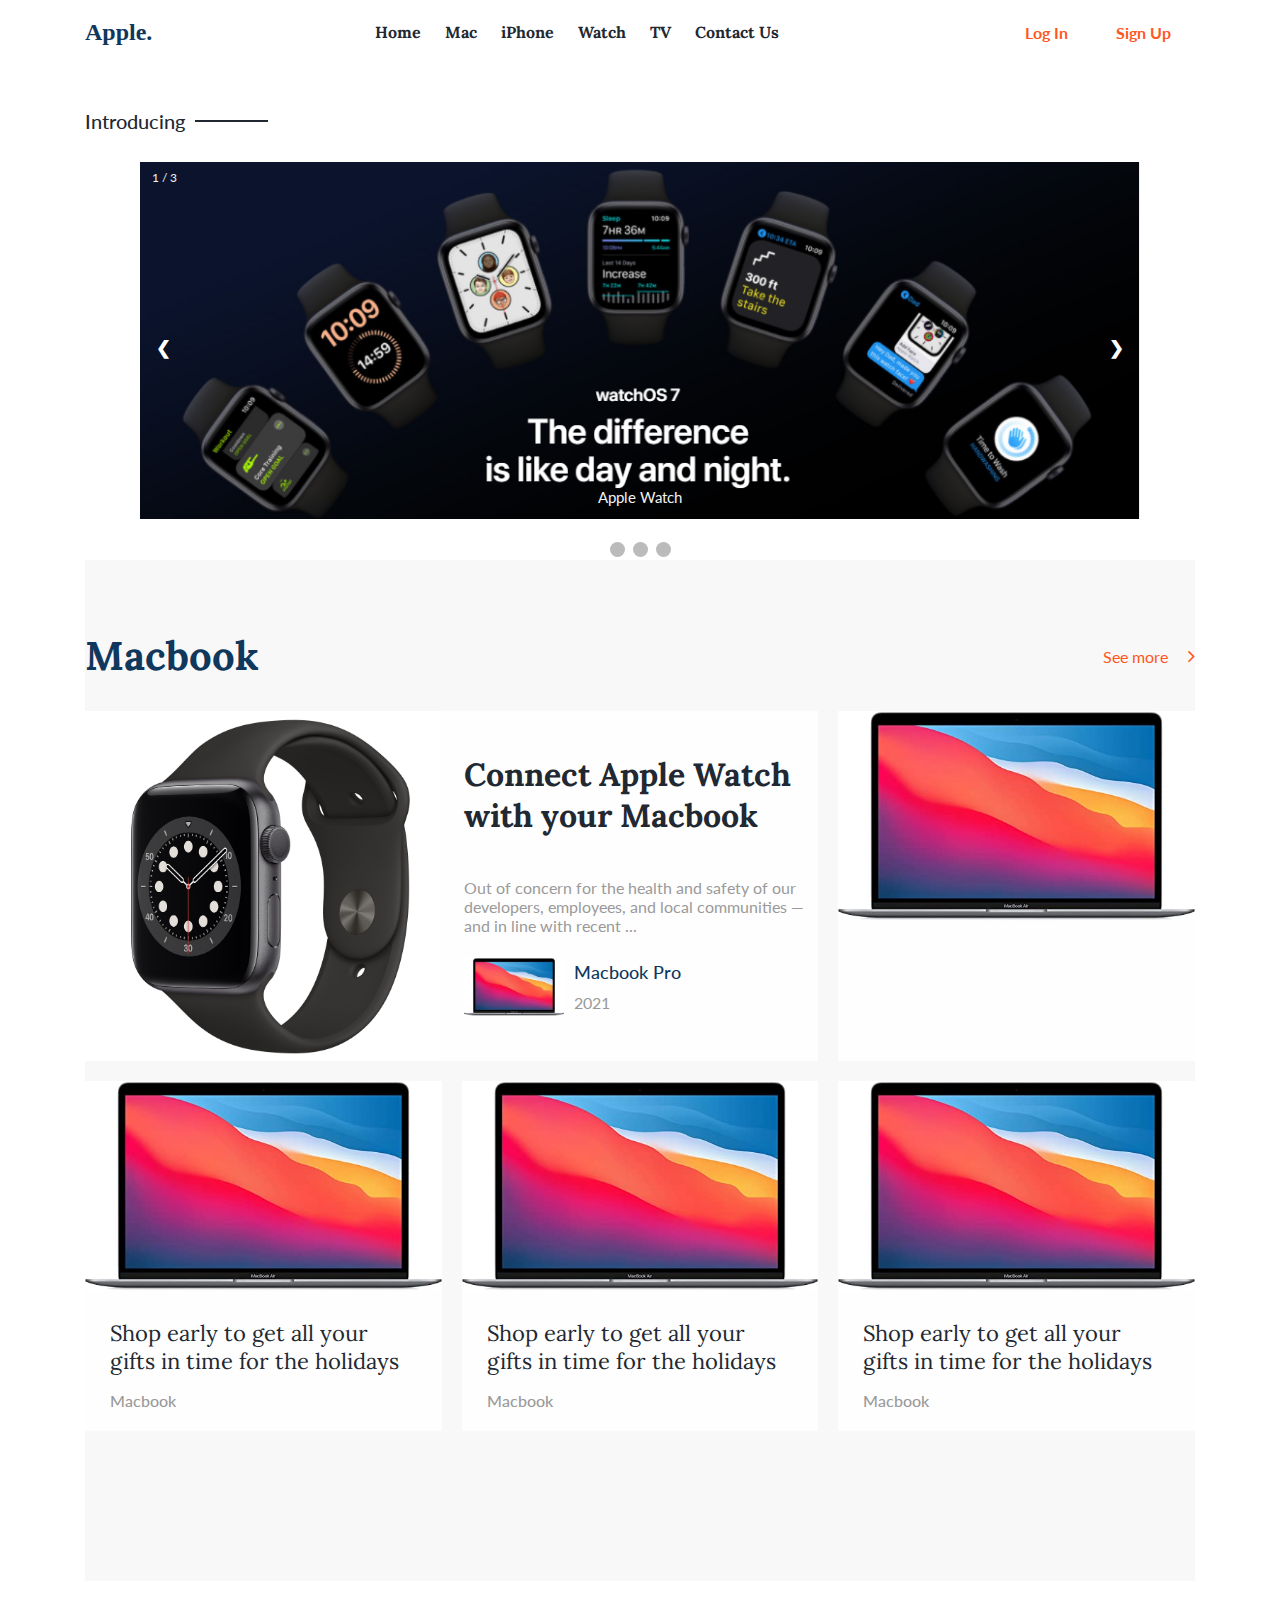
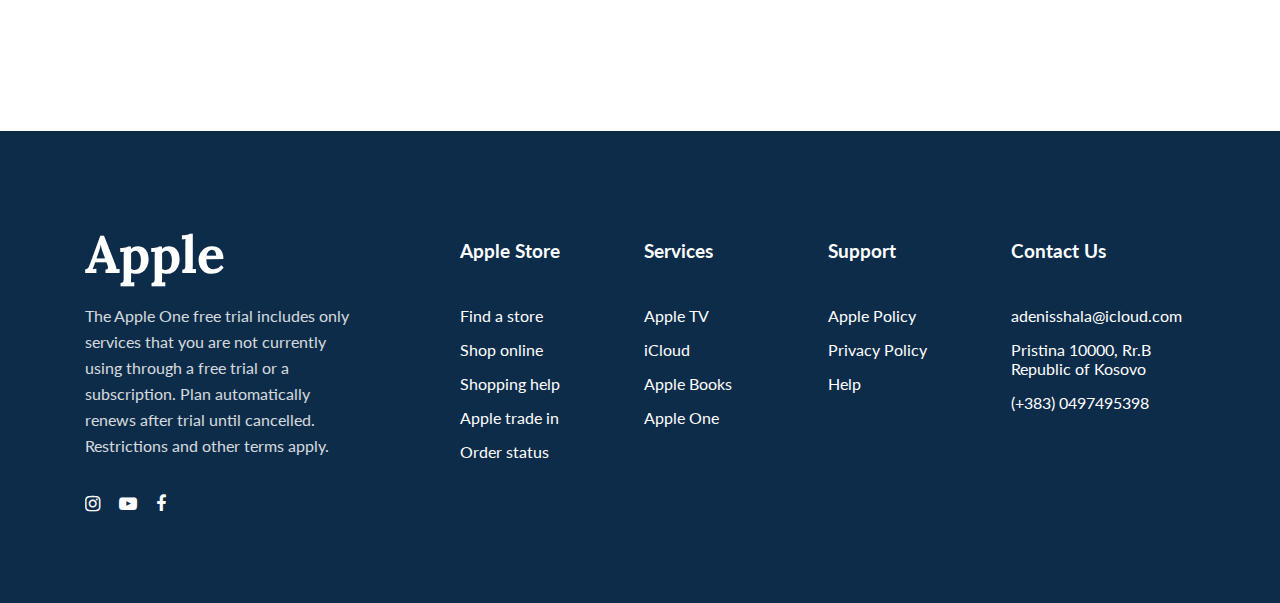
<file: AppleProject-FRONTEND/mac.html>
<!DOCTYPE html>
<html lang="en">
<head>
    <meta charset="UTF-8" />
    <meta name="viewport" content="width=device-width, initial-scale=1.0" />
    <link rel="stylesheet" type="text/css" href="style.css" />
    <link rel="stylesheet" type="text/css" href="responsive.css" />
    <link
      href="https://fonts.googleapis.com/css?family=Lora"
      rel="stylesheet"
    />
    <link
      href="https://fonts.googleapis.com/css?family=Lato"
      rel="stylesheet"
    />
    <link
      rel="stylesheet"
      href="https://cdnjs.cloudflare.com/ajax/libs/font-awesome/4.7.0/css/font-awesome.min.css"
    />

    <title>Apple Products</title>
  </head>

  <body>

    <!-- Hero Section -->

    <div class="hero-section">
      <div class="container">
        <div class="header">
          <h1 class="logo">Apple.</h1>
          <div class="nav">
            <a href="index.html">Home</a>
            <a href="mac.html">Mac</a>
            <a href="iphone.html">iPhone</a>
            <a href="watch.html">Watch</a>
            <a href="tv.html">TV</a>
            <a href="contact.html">Contact Us</a>
          </div>
          <div class="buttons">
            <a href="login.html" class="button">Log In</a>
            <a href="sign-up.html" class="button">Sign Up</a>
          </div>
        </div>

        <div class="top-title">
          <p>Introducing</p>
          <div class="middle-line"></div>
        </div><br/>
    <!--ENDSSS-->

     

   <!--  THE SLIDER   -->

      <!-- Slideshow container -->
      <div class="slideshow-container">

        <!-- Full-width images with number and caption text -->
          <div class="mySlides fade">
            <div class="numbertext">1 / 3</div>
            <img src="img/img4.png" style="width:100%">
            <div class="text">Apple Watch</div>
          </div>
      
          <div class="mySlides fade">
            <div class="numbertext">2 / 3</div>
            <img src="img/img3.png" style="width:100%">
            <div class="text">MacBook</div>
          </div>
      
          <div class="mySlides fade">
            <div class="numbertext">3 / 3</div>
            <img src="img/img2.png" style="width:100%">
            <div class="text">iPhone</div>
          </div>
      
        <!-- Next and previous buttons -->
           <a class="prev" onclick="plusSlides(-1)">&#10094;</a>
           <a class="next" onclick="plusSlides(1)">&#10095;</a>
         </div>
        <br>
      
      <!-- The dots/circles -->
        <div style="text-align:center">
          <span class="dot" onclick="currentSlide(1)"></span>
          <span class="dot" onclick="currentSlide(2)"></span>
          <span class="dot" onclick="currentSlide(3)"></span>
        </div>
      
            <!--THE SLIDER ENDS HERE  and the script link added with JAVASCRIPT
             is in the end of this page-->




      <!-- News insights-->
      <div class="news-insights-section">
        <div class="container">
          <div class="top-news">
            <h2 class="title">Macbook</h2>
            <a href="#" class="more">
              See more &nbsp; &nbsp; <i class="fa fa-angle-right"></i
            ></a>
          </div>

          <div class="news-container">
            <div class="news1">
              <div class="news1-image"></div>

              <div class="news1-info">
                <h4>Connect Apple Watch with your Macbook</h4>
                <p>
                  Out of concern for the health and safety of our developers,
                  employees, and local communities — and in line with recent ...
                </p>
                <div class="news1-detais">
                  <img src="img/mac.1.jpg" alt="" width="100px" />
                  <div>
                    <p class="news1-name">Macbook Pro</p>
                    <p class="news1-title">2021</p>
                  </div>
                </div>
              </div>
            </div>

            <div class="news2">
              <img src="img/mac.1.jpg" alt="" />

              <div>
                <h4></h4>
                <p> </p>
              </div>
            </div>

            <div class="news3">
              <img src="img/mac.1.jpg" alt="" />

              <div>
                <h4>Shop early to get all your gifts in time for the holidays</h4>
                <p> Macbook</p>
              </div>
            </div>
            <div class="news4">
              <img src="img/mac.1.jpg" alt="" />

              <div>
                <h4>Shop early to get all your gifts in time for the holidays</h4>
                <p> Macbook</p>
              </div>
            </div>
            <div class="news5">
              <img src="img/mac.1.jpg" alt="" />

              <div>
                <h4>Shop early to get all your gifts in time for the holidays</h4>
                <p>Macbook</p>
              </div>
            </div>
          </div>
        </div>
      </div>
    </div>

    <!-- News insights end-->

  
   
    <!-- Footer-----------------------  FOOTER-->
  
    <div class="footer">
      <div class="container">
        <div class="footer-boxes">
          <div class="footer-box">
            <h2>Apple</h2>
            <p>
              The Apple One free trial includes only services that you are not currently using through
               a free trial or a subscription. Plan automatically renews after trial until cancelled.
               Restrictions and other terms apply.
            </p>

            <div class="footer-social">
              <i class="fa fa-instagram"></i>
              <i class="fa fa-youtube-play"></i>
              <i class="fa fa-facebook"></i>
            </div>
          </div>

          <div class="footer-box">
            <h3 class="footer-titles">Apple Store</h3>

            <ul>
              <li><a href="#">Find a store</a></li>
              <li><a href="#">Shop online</a></li>
              <li><a href="#">Shopping help</a></li>
              <li><a href="#">Apple trade in</a></li>
              <li><a href="#">Order status</a></li>
            </ul>
          </div>

          <div class="footer-box">
            <h3 class="footer-titles">Services</h3>

            <ul>
              <li><a href="#">Apple TV</a></li>
              <li><a href="#">iCloud</a></li>
              <li><a href="#">Apple Books</a></li>
              <li><a href="#">Apple One</a></li>
            </ul>
          </div>

          <div class="footer-box">
            <h3 class="footer-titles">Support</h3>

            <ul>
              <li><a href="#">Apple Policy</a></li>
              <li><a href="#">Privacy Policy</a></li>
              <li><a href="#">Help</a></li>
            </ul>
          </div>

          <div class="footer-box">
            <h3 class="footer-titles">Contact Us</h3>

            <ul>
              <li><a href="#">adenisshala@icloud.com</a></li>
              <li>
                <a href="#">Pristina 10000, Rr.B Republic of Kosovo</a>
              </li>
              <li><a href="#">(+383) 0497495398</a></li>
            </ul>
          </div>
        </div>
      </div>
    </div>
 

    <!-- THE JAVASCRIPT link-->
    <script type="text/javascript" src="jscript.js">
      
    </script>
    
    
  </body>
</html>
</file>
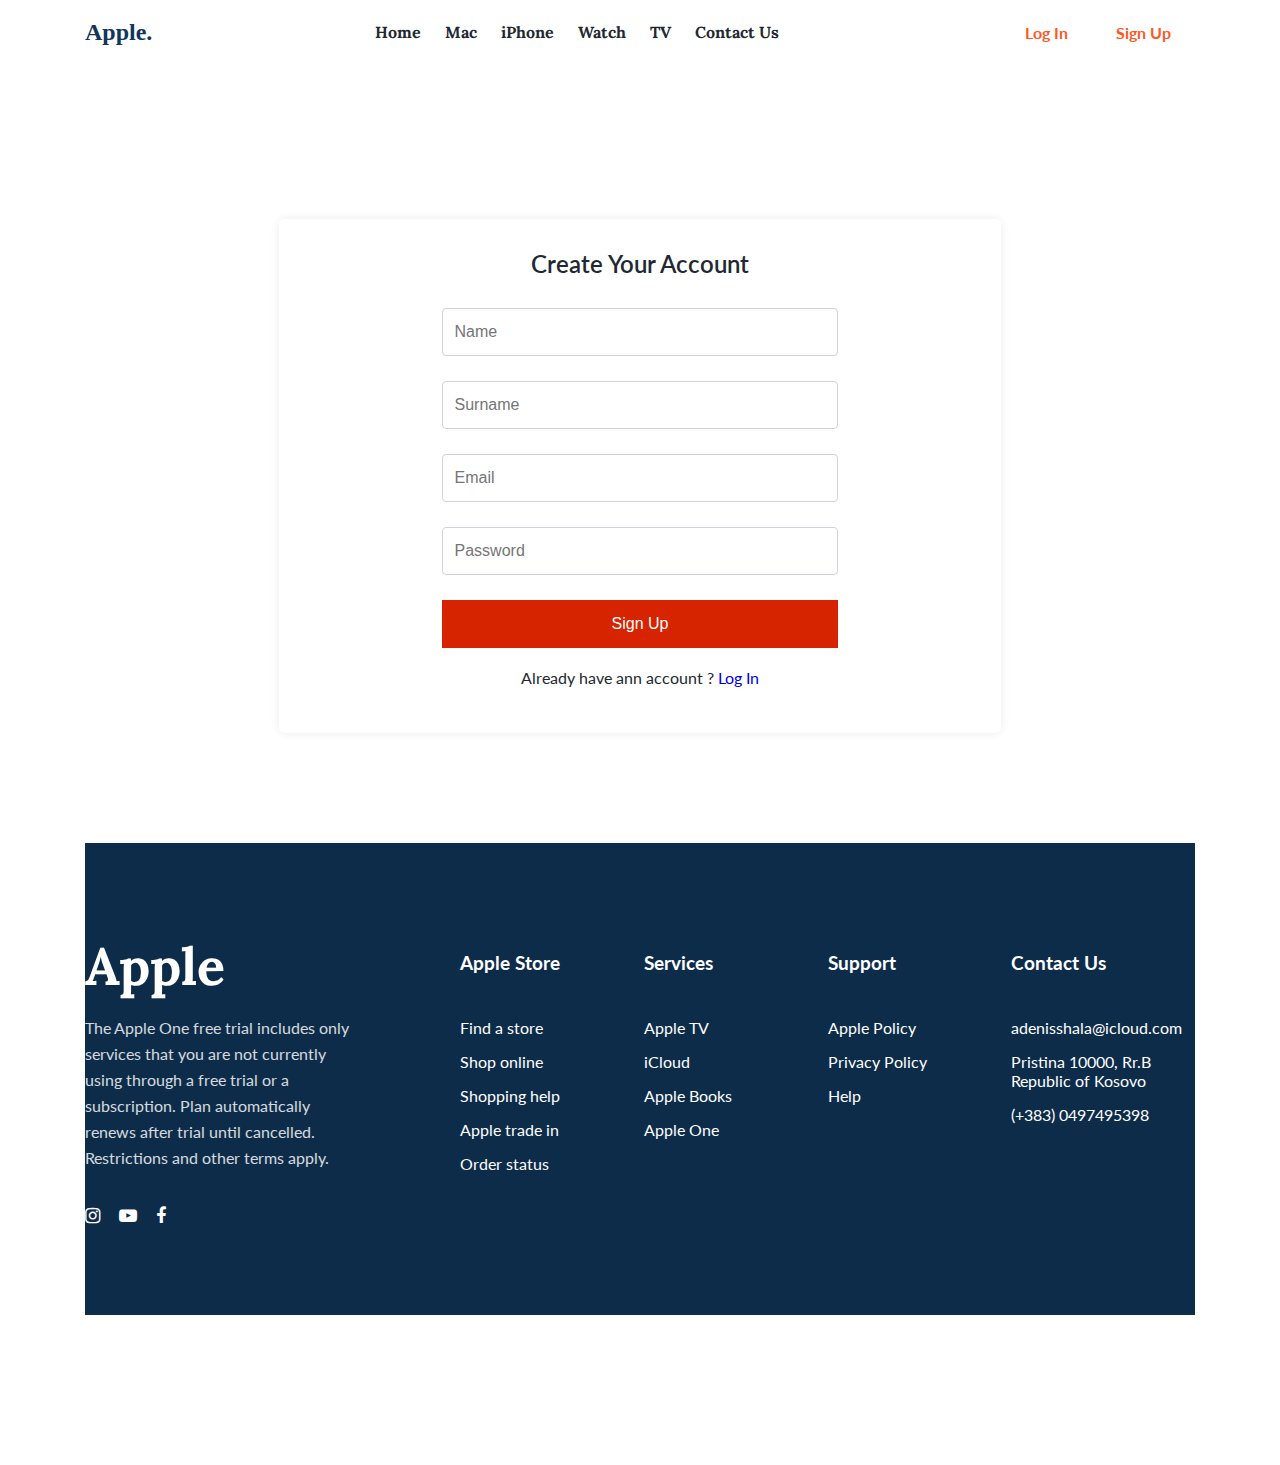
<file: AppleProject-FRONTEND/sign-up.html>
<!DOCTYPE html>
<html lang="en">
<head>
    <meta charset="UTF-8" />
    <meta name="viewport" content="width=device-width, initial-scale=1.0" />
    <link rel="stylesheet" type="text/css" href="style.css" />
    <link rel="stylesheet" type="text/css" href="responsive.css" />
    <link
      href="https://fonts.googleapis.com/css?family=Lora"
      rel="stylesheet"
    />
    <link
      href="https://fonts.googleapis.com/css?family=Lato"
      rel="stylesheet"
    />
    <link
      rel="stylesheet"
      href="https://cdnjs.cloudflare.com/ajax/libs/font-awesome/4.7.0/css/font-awesome.min.css"
    />

    <title>Apple Products</title>
  </head>

  <body>

    <!-- Hero Section -->

    <div class="hero-section">
      <div class="container">
        <div class="header">
          <h1 class="logo">Apple.</h1>
          <div class="nav">
            <a href="index.html">Home</a>
            <a href="mac.html">Mac</a>
            <a href="#">iPhone</a>
            <a href="#">Watch</a>
            <a href="#">TV</a>
            <a href="#">Contact Us</a>
          </div>
          <div class="buttons">
            <a href="login.html" class="button">Log In</a>
            <a href="sign-up.html" class="button">Sign Up</a>
          </div>
        </div>
        <!--
            ENDSSSS
        -->
        <!-- Nav Bar End -->
            <!-- Our Space Section -->
            <section class="section-padding">
              <div class="login-container">
                   <div class="wrapper-row">
                       <div class="login-form login-box">
                           <h2 class="form-title">Create Your Account</h2>
                           <form>
                               <div class="form-group">
                                   <input type="text" placeholder="Name" class="input-control">
                               </div>
   
                               <div class="form-group">
                                   <input type="text" placeholder="Surname" class="input-control">
                               </div>
   
                               <div class="form-group">
                                   <input type="text" placeholder="Email" class="input-control">
                               </div>
                               <div class="form-group">
                                   <input type="password" placeholder="Password" class="input-control">
                               </div>
                               <button type="submit" class="btn-form">Sign Up</button>
                               <p class="text-bottom">Already have ann account ? <a href="login.html">Log In</a></p>
                           </form>
                       </div>
                   </div>
              </div>
          </section>
  

       <!--Footer Start -->
        
        
        <!-- Footer-----------------------  FOOTER-->
    <div class="footer">
        <div class="container">
          <div class="footer-boxes">
            <div class="footer-box">
              <h2>Apple</h2>
              <p>
                The Apple One free trial includes only services that you are not currently using through
                 a free trial or a subscription. Plan automatically renews after trial until cancelled.
                 Restrictions and other terms apply.
              </p>
  
              <div class="footer-social">
                <i class="fa fa-instagram"></i>
                <i class="fa fa-youtube-play"></i>
                <i class="fa fa-facebook"></i>
              </div>
            </div>
  
            <div class="footer-box">
              <h3 class="footer-titles">Apple Store</h3>
  
              <ul>
                <li><a href="#">Find a store</a></li>
                <li><a href="#">Shop online</a></li>
                <li><a href="#">Shopping help</a></li>
                <li><a href="#">Apple trade in</a></li>
                <li><a href="#">Order status</a></li>
              </ul>
            </div>
  
            <div class="footer-box">
              <h3 class="footer-titles">Services</h3>
  
              <ul>
                <li><a href="#">Apple TV</a></li>
                <li><a href="#">iCloud</a></li>
                <li><a href="#">Apple Books</a></li>
                <li><a href="#">Apple One</a></li>
              </ul>
            </div>
  
            <div class="footer-box">
              <h3 class="footer-titles">Support</h3>
  
              <ul>
                <li><a href="#">Apple Policy</a></li>
                <li><a href="#">Privacy Policy</a></li>
                <li><a href="#">Help</a></li>
              </ul>
            </div>
  
            <div class="footer-box">
              <h3 class="footer-titles">Contact Us</h3>
  
              <ul>
                <li><a href="#">adenisshala@icloud.com</a></li>
                <li>
                  <a href="#">Pristina 10000, Rr.B Republic of Kosovo</a>
                </li>
                <li><a href="#">(+383) 0497495398</a></li>
              </ul>
            </div>
          </div>
        </div>
      </div>
  
      
      
    </body>
  </html>
</file>
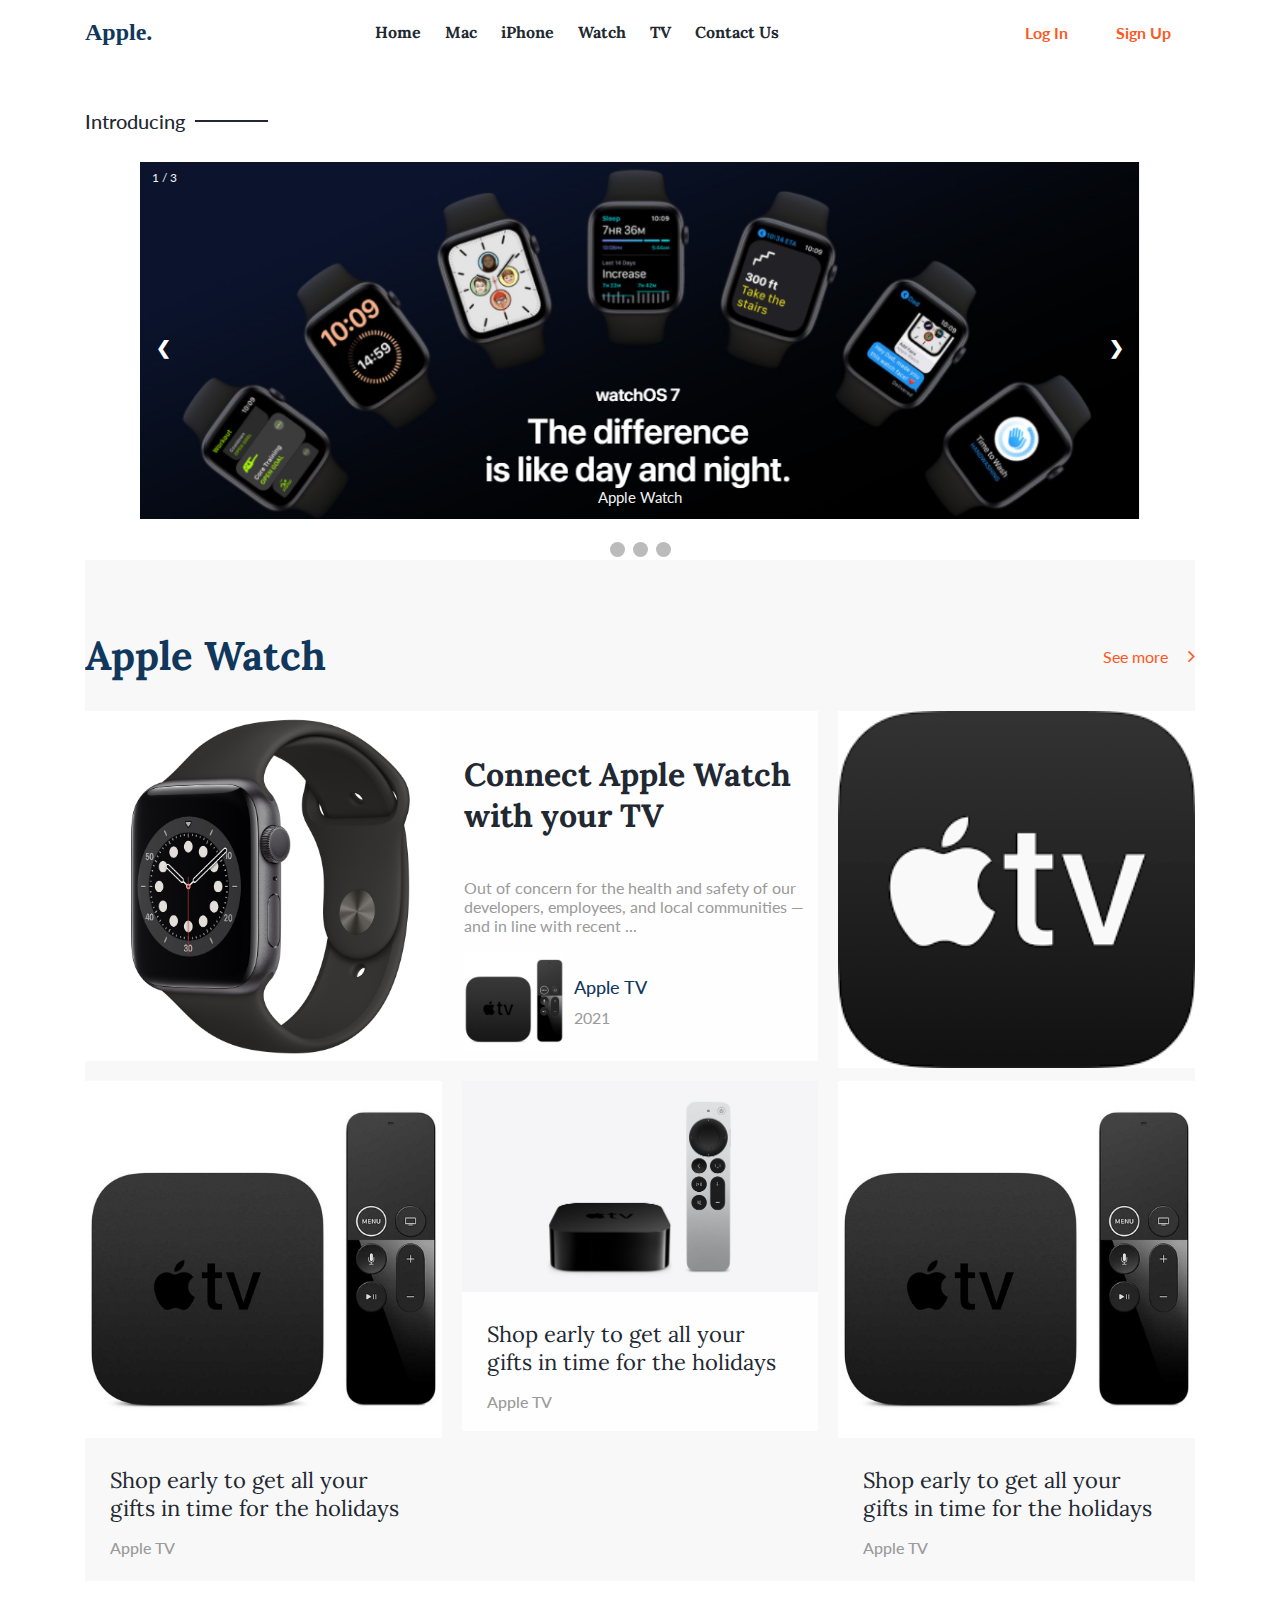
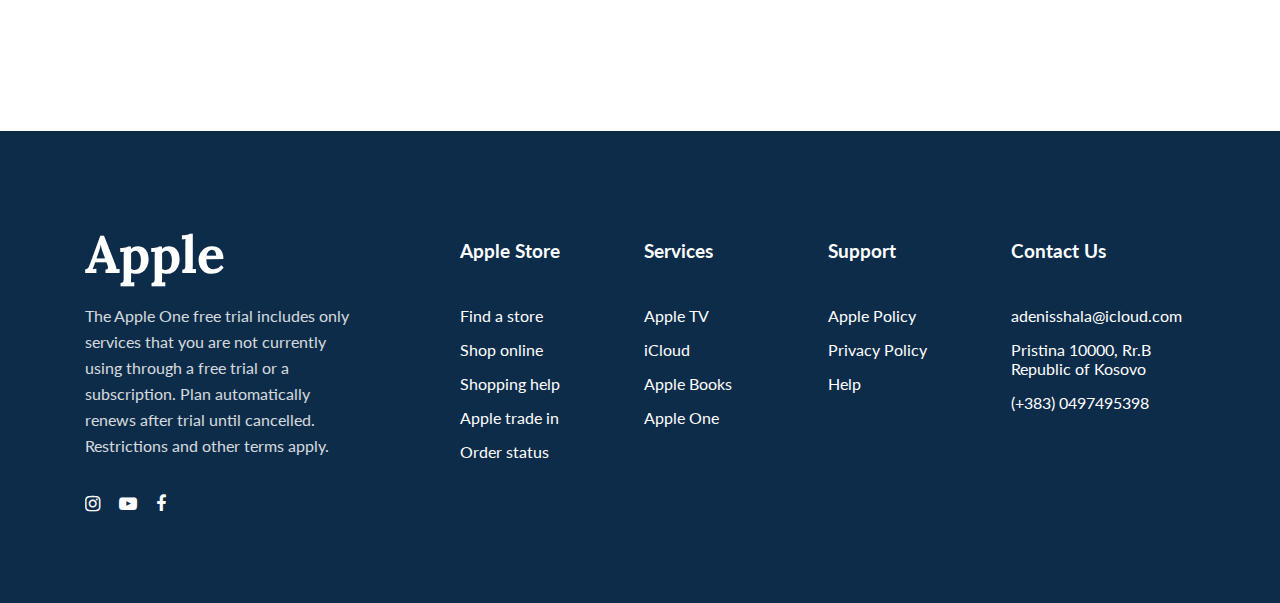
<file: AppleProject-FRONTEND/tv.html>
<!DOCTYPE html>
<html lang="en">
<head>
    <meta charset="UTF-8" />
    <meta name="viewport" content="width=device-width, initial-scale=1.0" />
    <link rel="stylesheet" type="text/css" href="style.css" />
    <link rel="stylesheet" type="text/css" href="responsive.css" />
    <link
      href="https://fonts.googleapis.com/css?family=Lora"
      rel="stylesheet"
    />
    <link
      href="https://fonts.googleapis.com/css?family=Lato"
      rel="stylesheet"
    />
    <link
      rel="stylesheet"
      href="https://cdnjs.cloudflare.com/ajax/libs/font-awesome/4.7.0/css/font-awesome.min.css"
    />

    <title>Apple Products</title>
  </head>

  <body>

    <!-- Hero Section -->

    <div class="hero-section">
      <div class="container">
        <div class="header">
          <h1 class="logo">Apple.</h1>
          <div class="nav">
            <a href="index.html">Home</a>
            <a href="mac.html">Mac</a>
            <a href="iphone.html">iPhone</a>
            <a href="watch.html">Watch</a>
            <a href="tv.html">TV</a>
            <a href="contact.html">Contact Us</a>
          </div>
          <div class="buttons">
            <a href="login.html" class="button">Log In</a>
            <a href="sign-up.html" class="button">Sign Up</a>
          </div>
        </div>

        <div class="top-title">
          <p>Introducing</p>
          <div class="middle-line"></div>
        </div><br/>
    <!--ENDSSS-->

     

   <!--  THE SLIDER   -->

      <!-- Slideshow container -->
      <div class="slideshow-container">

        <!-- Full-width images with number and caption text -->
          <div class="mySlides fade">
            <div class="numbertext">1 / 3</div>
            <img src="img/img4.png" style="width:100%">
            <div class="text">Apple Watch</div>
          </div>
      
          <div class="mySlides fade">
            <div class="numbertext">2 / 3</div>
            <img src="img/img3.png" style="width:100%">
            <div class="text">MacBook</div>
          </div>
      
          <div class="mySlides fade">
            <div class="numbertext">3 / 3</div>
            <img src="img/img2.png" style="width:100%">
            <div class="text">iPhone</div>
          </div>
      
        <!-- Next and previous buttons -->
           <a class="prev" onclick="plusSlides(-1)">&#10094;</a>
           <a class="next" onclick="plusSlides(1)">&#10095;</a>
         </div>
        <br>
      
      <!-- The dots/circles -->
        <div style="text-align:center">
          <span class="dot" onclick="currentSlide(1)"></span>
          <span class="dot" onclick="currentSlide(2)"></span>
          <span class="dot" onclick="currentSlide(3)"></span>
        </div>
      
            <!--THE SLIDER ENDS HERE  and the script link added with JAVASCRIPT
             is in the end of this page-->
      <!-- News insights-->
      <div class="news-insights-section">
        <div class="container">
          <div class="top-news">
            <h2 class="title">Apple Watch</h2>
            <a href="#" class="more">
              See more &nbsp; &nbsp; <i class="fa fa-angle-right"></i
            ></a>
          </div>

          <div class="news-container">
            <div class="news1">
              <div class="news1-image"></div>

              <div class="news1-info">
                <h4>Connect Apple Watch with your TV</h4>
                <p>
                  Out of concern for the health and safety of our developers,
                  employees, and local communities — and in line with recent ...
                </p>
                <div class="news1-detais">
                  <img src="img/atv1.jpg" alt="" width="100px" />
                  <div>
                    <p class="news1-name">Apple TV</p>
                    <p class="news1-title">2021</p>
                  </div>
                </div>
              </div>
            </div>

            <div class="news2">
              <img src="img/atv3.png" alt="" />

              <div>
                <h4></h4>
                <p> </p>
              </div>
            </div>

            <div class="news3">
              <img src="img/atv1.jpg" alt="" />

              <div>
                <h4>Shop early to get all your gifts in time for the holidays</h4>
                <p> Apple TV</p>
              </div>
            </div>
            <div class="news4">
              <img src="img/atv2.jpg" alt="" />

              <div>
                <h4>Shop early to get all your gifts in time for the holidays</h4>
                <p> Apple TV</p>
              </div>
            </div>
            <div class="news5">
              <img src="img/atv1.jpg" alt="" />

              <div>
                <h4>Shop early to get all your gifts in time for the holidays</h4>
                <p>Apple TV</p>
              </div>
            </div>
          </div>
        </div>
      </div>
    </div>

    <!-- News insights end-->

  
   
    <!-- Footer-----------------------  FOOTER-->
  
    <div class="footer">
      <div class="container">
        <div class="footer-boxes">
          <div class="footer-box">
            <h2>Apple</h2>
            <p>
              The Apple One free trial includes only services that you are not currently using through
               a free trial or a subscription. Plan automatically renews after trial until cancelled.
               Restrictions and other terms apply.
            </p>

            <div class="footer-social">
              <i class="fa fa-instagram"></i>
              <i class="fa fa-youtube-play"></i>
              <i class="fa fa-facebook"></i>
            </div>
          </div>

          <div class="footer-box">
            <h3 class="footer-titles">Apple Store</h3>

            <ul>
              <li><a href="#">Find a store</a></li>
              <li><a href="#">Shop online</a></li>
              <li><a href="#">Shopping help</a></li>
              <li><a href="#">Apple trade in</a></li>
              <li><a href="#">Order status</a></li>
            </ul>
          </div>

          <div class="footer-box">
            <h3 class="footer-titles">Services</h3>

            <ul>
              <li><a href="#">Apple TV</a></li>
              <li><a href="#">iCloud</a></li>
              <li><a href="#">Apple Books</a></li>
              <li><a href="#">Apple One</a></li>
            </ul>
          </div>

          <div class="footer-box">
            <h3 class="footer-titles">Support</h3>

            <ul>
              <li><a href="#">Apple Policy</a></li>
              <li><a href="#">Privacy Policy</a></li>
              <li><a href="#">Help</a></li>
            </ul>
          </div>

          <div class="footer-box">
            <h3 class="footer-titles">Contact Us</h3>

            <ul>
              <li><a href="#">adenisshala@icloud.com</a></li>
              <li>
                <a href="#">Pristina 10000, Rr.B Republic of Kosovo</a>
              </li>
              <li><a href="#">(+383) 0497495398</a></li>
            </ul>
          </div>
        </div>
      </div>
    </div>
 

    <!-- THE JAVASCRIPT link-->
    <script type="text/javascript" src="jscript.js">
      
    </script>
    
    
  </body>
</html>
</file>
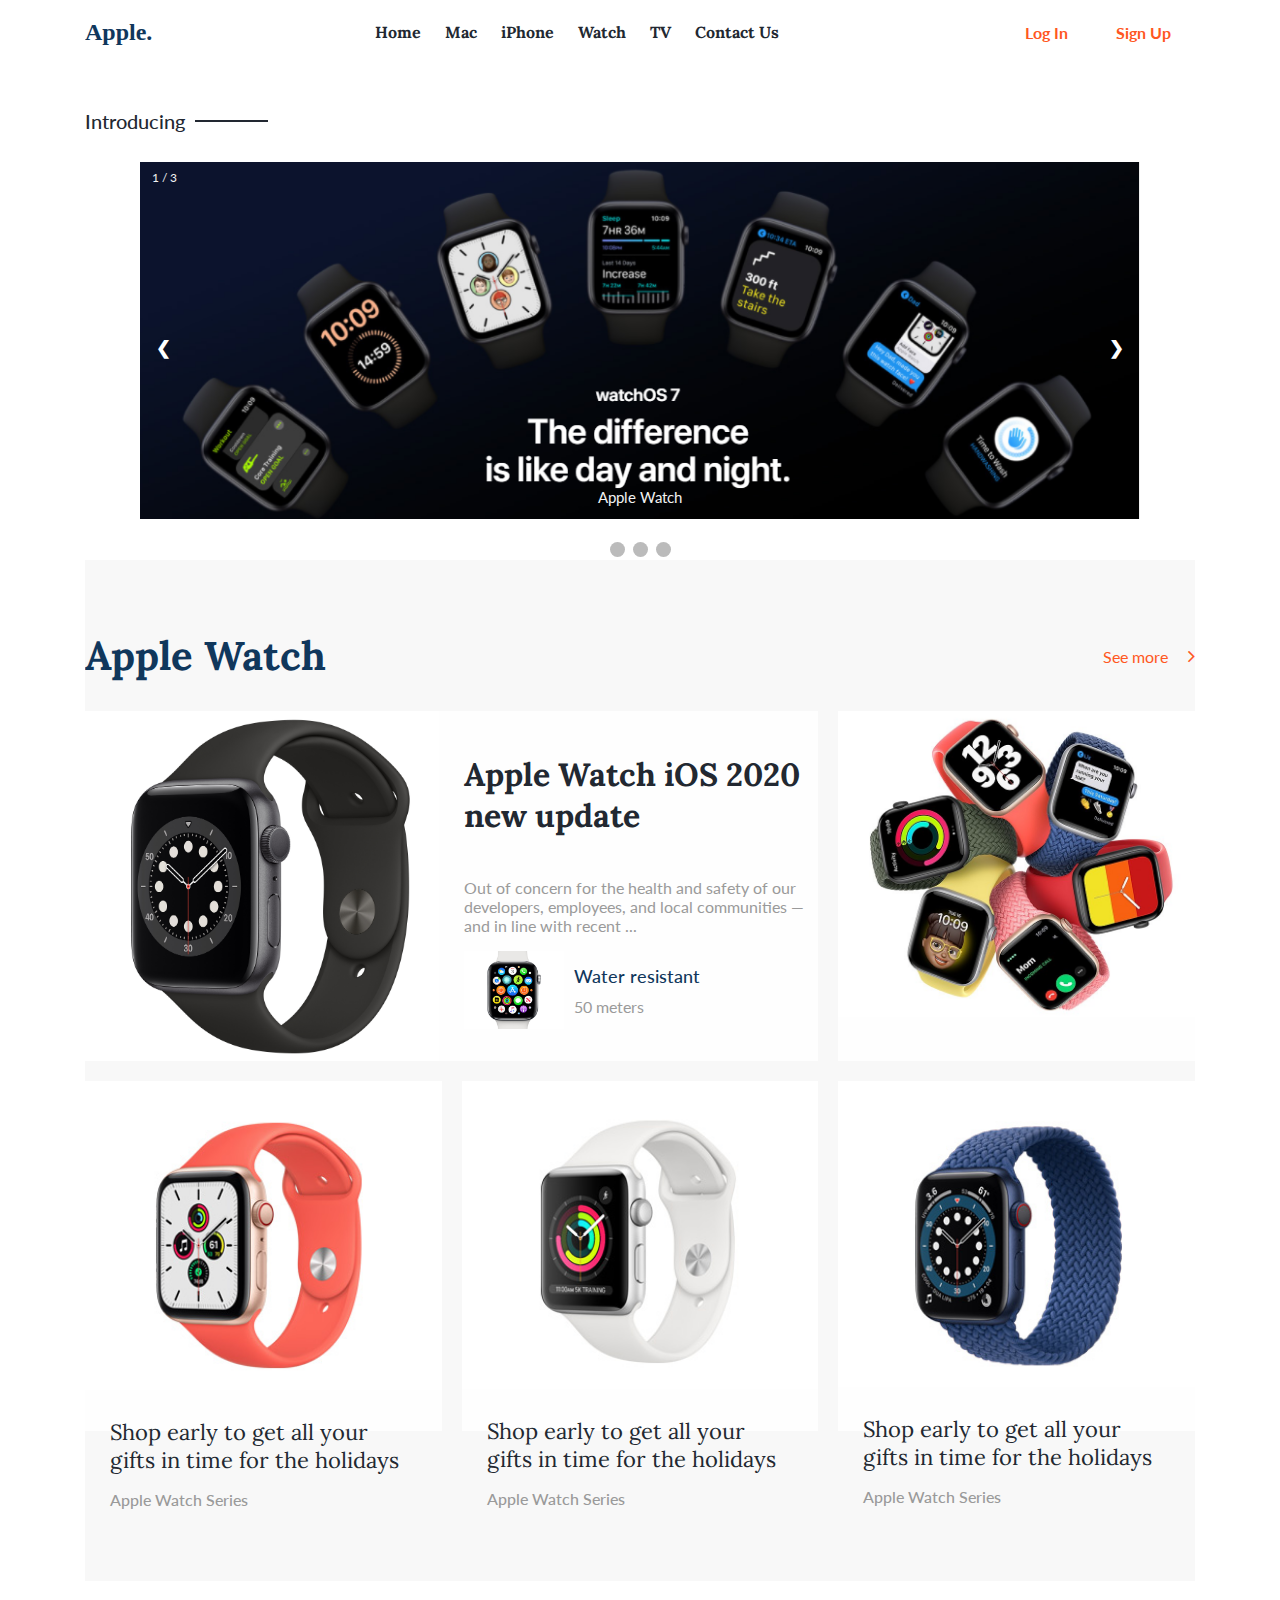
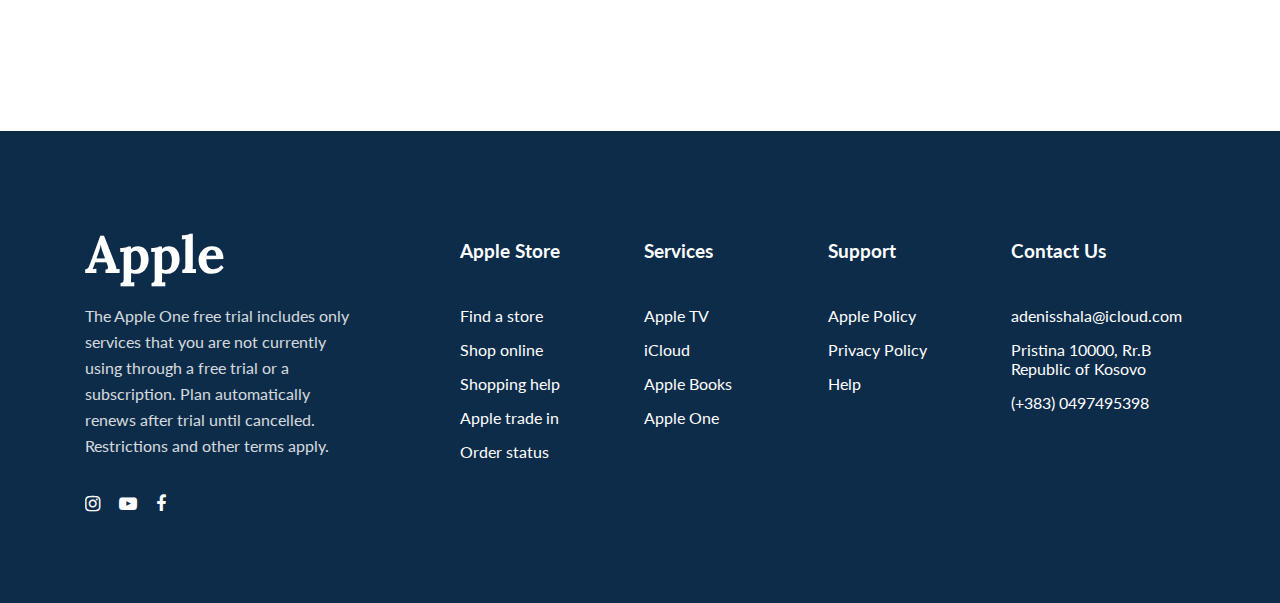
<file: AppleProject-FRONTEND/watch.html>
<!DOCTYPE html>
<html lang="en">
<head>
    <meta charset="UTF-8" />
    <meta name="viewport" content="width=device-width, initial-scale=1.0" />
    <link rel="stylesheet" type="text/css" href="style.css" />
    <link rel="stylesheet" type="text/css" href="responsive.css" />
    <link
      href="https://fonts.googleapis.com/css?family=Lora"
      rel="stylesheet"
    />
    <link
      href="https://fonts.googleapis.com/css?family=Lato"
      rel="stylesheet"
    />
    <link
      rel="stylesheet"
      href="https://cdnjs.cloudflare.com/ajax/libs/font-awesome/4.7.0/css/font-awesome.min.css"
    />

    <title>Apple Products</title>
  </head>

  <body>

    <!-- Hero Section -->

    <div class="hero-section">
      <div class="container">
        <div class="header">
          <h1 class="logo">Apple.</h1>
          <div class="nav">
            <a href="index.html">Home</a>
            <a href="mac.html">Mac</a>
            <a href="iphone.html">iPhone</a>
            <a href="watch.html">Watch</a>
            <a href="tv.html">TV</a>
            <a href="contact.html">Contact Us</a>
          </div>
          <div class="buttons">
            <a href="login.html" class="button">Log In</a>
            <a href="sign-up.html" class="button">Sign Up</a>
          </div>
        </div>

        <div class="top-title">
          <p>Introducing</p>
          <div class="middle-line"></div>
        </div><br/>
    <!--ENDSSS-->

     

   <!--  THE SLIDER   -->

      <!-- Slideshow container -->
      <div class="slideshow-container">

        <!-- Full-width images with number and caption text -->
          <div class="mySlides fade">
            <div class="numbertext">1 / 3</div>
            <img src="img/img4.png" style="width:100%">
            <div class="text">Apple Watch</div>
          </div>
      
          <div class="mySlides fade">
            <div class="numbertext">2 / 3</div>
            <img src="img/img3.png" style="width:100%">
            <div class="text">MacBook</div>
          </div>
      
          <div class="mySlides fade">
            <div class="numbertext">3 / 3</div>
            <img src="img/img2.png" style="width:100%">
            <div class="text">iPhone</div>
          </div>
      
        <!-- Next and previous buttons -->
           <a class="prev" onclick="plusSlides(-1)">&#10094;</a>
           <a class="next" onclick="plusSlides(1)">&#10095;</a>
         </div>
        <br>
      
      <!-- The dots/circles -->
        <div style="text-align:center">
          <span class="dot" onclick="currentSlide(1)"></span>
          <span class="dot" onclick="currentSlide(2)"></span>
          <span class="dot" onclick="currentSlide(3)"></span>
        </div>
      
            <!--THE SLIDER ENDS HERE  and the script link added with JAVASCRIPT
             is in the end of this page-->
      <!-- News insights-->
      <div class="news-insights-section">
        <div class="container">
          <div class="top-news">
            <h2 class="title">Apple Watch</h2>
            <a href="#" class="more">
              See more &nbsp; &nbsp; <i class="fa fa-angle-right"></i
            ></a>
          </div>

          <div class="news-container">
            <div class="news1">
              <div class="news1-image"></div>

              <div class="news1-info">
                <h4>Apple Watch iOS 2020 new update</h4>
                <p>
                  Out of concern for the health and safety of our developers,
                  employees, and local communities — and in line with recent ...
                </p>
                <div class="news1-detais">
                  <img src="img/watch7.jpg" alt="" width="100px" />
                  <div>
                    <p class="news1-name">Water resistant</p>
                    <p class="news1-title">50 meters</p>
                  </div>
                </div>
              </div>
            </div>

            <div class="news2">
              <img src="img/watch22.jpg" alt="" />

              <div>
                <h4></h4>
                <p> </p>
              </div>
            </div>

            <div class="news3">
              <img src="img/watch11.png" alt="" />

              <div>
                <h4>Shop early to get all your gifts in time for the holidays</h4>
                <p> Apple Watch Series</p>
              </div>
            </div>
            <div class="news4">
              <img src="img/watch12.png" alt="" />

              <div>
                <h4>Shop early to get all your gifts in time for the holidays</h4>
                <p> Apple Watch Series</p>
              </div>
            </div>
            <div class="news5">
              <img src="img/watch15.png" alt="" />

              <div>
                <h4>Shop early to get all your gifts in time for the holidays</h4>
                <p>Apple Watch Series</p>
              </div>
            </div>
          </div>
        </div>
      </div>
    </div>

    <!-- News insights end-->

  
   
    <!-- Footer-----------------------  FOOTER-->
  
    <div class="footer">
      <div class="container">
        <div class="footer-boxes">
          <div class="footer-box">
            <h2>Apple</h2>
            <p>
              The Apple One free trial includes only services that you are not currently using through
               a free trial or a subscription. Plan automatically renews after trial until cancelled.
               Restrictions and other terms apply.
            </p>

            <div class="footer-social">
              <i class="fa fa-instagram"></i>
              <i class="fa fa-youtube-play"></i>
              <i class="fa fa-facebook"></i>
            </div>
          </div>

          <div class="footer-box">
            <h3 class="footer-titles">Apple Store</h3>

            <ul>
              <li><a href="#">Find a store</a></li>
              <li><a href="#">Shop online</a></li>
              <li><a href="#">Shopping help</a></li>
              <li><a href="#">Apple trade in</a></li>
              <li><a href="#">Order status</a></li>
            </ul>
          </div>

          <div class="footer-box">
            <h3 class="footer-titles">Services</h3>

            <ul>
              <li><a href="#">Apple TV</a></li>
              <li><a href="#">iCloud</a></li>
              <li><a href="#">Apple Books</a></li>
              <li><a href="#">Apple One</a></li>
            </ul>
          </div>

          <div class="footer-box">
            <h3 class="footer-titles">Support</h3>

            <ul>
              <li><a href="#">Apple Policy</a></li>
              <li><a href="#">Privacy Policy</a></li>
              <li><a href="#">Help</a></li>
            </ul>
          </div>

          <div class="footer-box">
            <h3 class="footer-titles">Contact Us</h3>

            <ul>
              <li><a href="#">adenisshala@icloud.com</a></li>
              <li>
                <a href="#">Pristina 10000, Rr.B Republic of Kosovo</a>
              </li>
              <li><a href="#">(+383) 0497495398</a></li>
            </ul>
          </div>
        </div>
      </div>
    </div>
 

    <!-- THE JAVASCRIPT link-->
    <script type="text/javascript" src="jscript.js">
      
    </script>
    
    
  </body>
</html>
</file>
<file: AppleProject-FRONTEND/style.css>
* {
    box-sizing: border-box;
  }
  
  body {
    font-family: Lato;
    color: #222831;
    font-size: 16px;
    margin: 0;
  
  }
  
  .container {
    max-width: 1110px;
    margin: auto;
    padding-bottom: 150px;
    overflow: hidden;
  }
  
  a {
    text-decoration: none;
  }
  
  /* Reusable */
  .top-title {
    display: flex;
    align-items: center;
    margin: 10px 0px;
  }
  
  .top-title p {
    padding-right: 10px;
    font-family: Lato;
    font-style: normal;
    font-weight: 500;
    font-size: 20px;
    margin: 0px;
  }
  
  .top-title .middle-line {
    width: 73px;
    height: 2px;
    background: #222831;
  }
  
  .title {
    font-family: Lora;
    font-style: normal;
    font-weight: bold;
    font-size: 40px;
    line-height: 51px;
    color: #10375c;
    margin: 0;
  }
  
  .center-top {
    display: flex;
    flex-direction: column;
    align-items: center;
    margin-bottom: 50px;
  }
  
  .flex {
    display: flex;
  }
  
  /* Hero Section */
  
  .header {
    display: flex;
    justify-content: space-between;
    align-items: center;
    margin-bottom: 45px;
  }
  
  .header .logo {
    font-family: Playfair Display;
    font-style: normal;
    font-weight: bold;
    font-size: 24px;
    line-height: 32px;
    color: #10375c;
  }
  
  .header .nav a {
    text-decoration: none;
    color: #222831;
    padding: 10px;
    font-weight: bold;
    font-size: 16px;
    font-family: Lora;
  }
  
  .header .nav a:hover {
    color: #ff5722;
  }
  
  .header .buttons {
    display: flex;
  }
  
  .button {
    color: #ff5722;
    font-family: Lato;
    font-weight: bold;
    padding: 12px 24px;
  }
  
  .button:hover {
    color: #fff;
    background: #ff5722;
  }
  
  .hero-title {
    display: flex;
    align-items: baseline;
  }
  
  .hero-title h2 {
    flex: 2;
    margin: 0px;
    font-family: Lora;
    font-style: normal;
    font-weight: bold;
    font-size: 52px;
    line-height: 67px;
    color: #10375c;
  }
  
  .hero-title h2 span {
    color: #ff5722;
  }
  
  .hero-title p {
    flex: 1;
    font-family: Lato;
    font-style: normal;
    font-weight: 500;
    font-size: 20px;
    line-height: 30px;
    color: #6a6a6a;
    margin: 0;
  }
  
  .hero-form {
    display: flex;
    align-items: center;
  }
  
  .hero-form img {
    margin-right: -150px;
  }
  
  .hero-form form {
    padding: 40px;
    margin-right: -110px;
    z-index: 99;
    background: #10375c;
  }
  
  .hero-form form h3 {
    font-family: Lora;
    font-style: normal;
    font-weight: bold;
    font-size: 34px;
    line-height: 44px;
    color: #ffffff;
  }
  
  .hero-form form input {
    width: 100%;
    padding: 20px;
    background: #0d2c4a;
    color: white;
    border: #0d2c4a;
  }
  
  .hero-form form input[type="submit"] {
    background: #ff5722;
    font-family: Lato;
    font-style: normal;
    font-weight: bold;
    font-size: 18px;
    color: #ffffff;
  }
  
 /* THE SLIDER */

/* Slideshow container */
.slideshow-container {
  max-width: 1000px;
  position: relative;
  margin: auto;
}

/* Hide the images by default */
.mySlides {
  display: none;
}

/* Next & previous buttons */
.prev, .next {
  cursor: pointer;
  position: absolute;
  top: 50%;
  width: auto;
  margin-top: -22px;
  padding: 16px;
  color: white;
  font-weight: bold;
  font-size: 18px;
  transition: 0.6s ease;
  border-radius: 0 3px 3px 0;
  user-select: none;
}

/* Position the "next button" to the right */
.next {
  right: 0;
  border-radius: 3px 0 0 3px;
}

/* On hover, add a black background color with a little bit see-through */
.prev:hover, .next:hover {
  background-color: rgba(0,0,0,0.8);
}

/* Caption text */
.text {
  color: #f2f2f2;
  font-size: 15px;
  padding: 8px 12px;
  position: absolute;
  bottom: 8px;
  width: 100%;
  text-align: center;
}

/* Number text (1/3 etc) */
.numbertext {
  color: #f2f2f2;
  font-size: 12px;
  padding: 8px 12px;
  position: absolute;
  top: 0;
}

/* The dots/bullets/indicators */
.dot {
  cursor: pointer;
  height: 15px;
  width: 15px;
  margin: 0 2px;
  background-color: #bbb;
  border-radius: 50%;
  display: inline-block;
  transition: background-color 0.6s ease;
}

.active, .dot:hover {
  background-color: #717171;
}

/* Fading animation */
.fade {
  -webkit-animation-name: fade;
  -webkit-animation-duration: 1.5s;
  animation-name: fade;
  animation-duration: 1.5s;
}

@-webkit-keyframes fade {
  from {opacity: .4}
  to {opacity: 1}
}

@keyframes fade {
  from {opacity: .4}
  to {opacity: 1}
}

/* THE SLIDER END HERE*/

  /* Our Space Section */
  
  .our-space-section .top {
    display: flex;
    align-items: center;
    justify-content: space-between;
    margin: 15px auto;
  }
  
  .our-space-section .top p {
    font-family: Lato;
    font-style: normal;
    font-weight: 500;
    font-size: 18px;
    line-height: 28px;
    color: #9a9a9a;
  }
  
  .space-boxes {
    display: flex;
    justify-content: space-between;
  }
  
  .space-boxes .space-box {
    height: 400px;
    width: 30%;
  }
  
  .space-boxes .space-box .image1 {
    background: url(img/ip1.jpg);
  }
  
  .space-boxes .space-box .image2 {
    background: url(img/ip1.jpg);
  }
  
  .space-boxes .space-box .image3 {
    background: url(img/ip1.jpg);
  }
  
  .space-boxes .space-box .image1,
  .space-boxes .space-box .image2,
  .space-boxes .space-box .image3 {
    background-size: cover;
    background-repeat: no-repeat;
    height: 100%;
    position: relative;
  }
  
  .space-boxes .space-box p {
    text-align: center;
    font-family: Lato;
    font-style: normal;
    font-weight: bold;
    font-size: 20px;
    color: #222831;
  }
  
  .space-boxes .space-box i {
    font-size: 40px;
    color: #ffffff;
    position: absolute;
    background: #ff5722;
    padding: 10px 25px;
    bottom: 0;
    left: 0;
  }
  
  /* Why Frispes */
  
  .why-frispes-section .why-frispes-box {
    flex: 1;
  }
  
  .why-frispes-section .container {
    display: flex;
  }
  
  .why-frispes-section .why-frispes-box .icon-box {
    display: flex;
    align-items: baseline;
    padding: 20px;
  }
  
  .why-frispes-section .box1 {
    display: grid;
    grid-template-columns: 1fr 1fr;
  }
  
  .why-frispes-section .why-frispes-box .icon-box i {
    font-size: 30px;
    color: #10375c;
    padding-right: 15px;
  }
  
  .why-frispes-section .why-frispes-box .icon-box .nr {
    font-family: Lora;
    font-style: normal;
    font-weight: normal;
    font-size: 32px;
    line-height: 41px;
    color: #10375c;
  }
  
  .why-frispes-section .why-frispes-box .icon-box .description {
    font-family: Lato;
    font-style: normal;
    font-weight: normal;
    font-size: 16px;
    line-height: 26px;
    color: #9a9a9a;
  }
  
  .why-frispes-section .box2 {
    padding: 40px;
    background: #10375c;
    color: #ffffff;
    display: flex;
    flex-direction: column;
    justify-content: center;
  }
  
  .why-frispes-section .box2 .top-title .middle-line {
    background: #ffffff;
  }
  
  .why-frispes-section .box2 .title {
    color: #ffffff;
  }
  
  .why-frispes-section .box2 p {
    line-height: 30px;
  }
  
  /* Facilites */
  .facilities-boxes {
    display: flex;
    margin: 50px auto;
  }
  
  .facilities-menu {
    flex: 1;
    display: flex;
    flex-direction: column;
    margin-right: 100px;
  }
  
  .facilities-picture {
    flex: 2;
  }
  
  .facilities-menu a {
    padding: 20px 25px;
    color: #222831;
    font-family: Lato;
    font-style: normal;
    font-weight: bold;
    font-size: 20px;
    line-height: 24px;
  }
  
  .facilities-menu a:hover {
    background: #ff5722;
    color: #ffffff;
  }
  
  /* Gallery-section */
  
  .gallery-section .gallery-top {
    margin-bottom: 30px;
  }
  
  .gallery-section .gallery-boxes {
    display: flex;
    justify-content: space-between;
  }
  
  /* Use Frispes */
  
  .use-frispes-section>p {
    font-family: Lato;
    font-style: normal;
    font-weight: 500;
    font-size: 18px;
    line-height: 28px;
    text-align: center;
    color: #9a9a9a;
  }
  
  .use-frispes-boxes {
    display: flex;
    justify-content: space-between;
  }
  
  .use-frispes-boxes img {
    height: 45px;
  }
  
  /* Customer reviews */
  
  .customer-reviews-section .review-boxes {
    display: flex;
    justify-content: space-between;
  }
  
  .customer-reviews-section .top-title p {
    color: #222831;
  }
  
  .customer-reviews-section .title {
    margin-bottom: 30px;
  }
  
  .review-boxes .review-box {
    background: #10375c;
    padding: 25px;
    width: 30%;
  }
  
  .review-box p {
    color: #ffffff;
    text-align: left;
    margin: 0;
    font-family: Lato;
    font-style: normal;
    font-weight: normal;
    font-size: 16px;
    line-height: 26px;
  }
  
  p.customer-description {
    margin: 30px auto;
  }
  
  .customer-info {
    display: flex;
    align-items: center;
  }
  
  .customer-reviews-section .customer-detais {
    margin-left: 15px;
  }
  
  p.customer-name {
    font-weight: 600;
  }
  
  /* FAQ */
  
  .faq-section .title {
    text-align: center;
  }
  
  .faq-boxes {
    display: flex;
    justify-content: space-between;
    margin-bottom: 80px;
    margin-top: 40px;
  }
  
  .faq-boxes .faq-box {
    width: 30%;
    position: relative;
    padding: 30px;
    box-shadow: 5px 5px 10px 1px #8888889e;
  }
  
  .faq-boxes .faq-box p {
    font-family: Lora;
    font-style: normal;
    font-weight: normal;
    font-size: 26px;
    line-height: 33px;
    text-align: center;
    color: #000000;
  }
  
  .faq-boxes .faq-box i {
    position: absolute;
    background: #ff5722;
    color: #ffffff;
    width: 60px;
    height: 60px;
    display: flex;
    align-items: center;
    justify-content: center;
    font-size: 45px;
    left: 50%;
    margin-left: -30px;
  }
  
  a.more {
    color: #ff5722;
  }
  
  a.more>i {
    font-size: 20px;
  }
  
  .faq-section>div>a.more {
    display: block;
    text-align: center;
  }
  
  /* News insights */
  
  .news-insights-section {
    background: #f8f8f8;
    padding-top: 70px;
  }
  
  .top-news {
    display: flex;
    align-items: center;
    justify-content: space-between;
    margin-bottom: 30px;
  }
  
  .news-container {
    display: grid;
    grid-template-columns: auto auto auto;
    grid-gap: 20px;
  }
  
  .news-container>div {
    background-color: rgba(255, 255, 255, 0.8);
    height: 350px;
  }
  
  .news-container>div:not(:first-child) {
    width: 100%;
  }
  
  .news-container .news1 {
    grid-column-start: 1;
    grid-column-end: 3;
    display: flex;
  }
  
  .news1-image {
    flex: 1;
    background: url("img/watch3.jpg");
    background-size: cover;
    background-repeat: no-repeat;
  }
  
  .news1 .news1-info {
    flex: 1;
    padding-left: 25px;
  }
  
  .news1>.news1-info h4 {
    font-family: Lora;
    font-style: normal;
    font-weight: bold;
    font-size: 32px;
    color: #222831;
  }
  
  .news1>.news1-info>p {
    font-family: Lato;
    font-style: normal;
    font-weight: normal;
    font-size: 16px;
    color: #9a9a9a;
  }
  
  .news1>.news1-info>div {
    display: flex;
    align-items: center;
  }
  
  .news1>.news1-info>img {
    height: 100%;
    margin-right: 10px;
  }
  
  p.news1-name {
    font-family: Lato;
    font-style: normal;
    font-weight: 500;
    font-size: 18px;
    color: #10375c;
    margin: 10px;
  }
  
  p.news1-title {
    font-family: Lato;
    font-style: normal;
    font-weight: normal;
    font-size: 16px;
    color: #9a9a9a;
    margin: 10px;
  }
  
  .news-container>div:not(:first-child) img {
    width: 100%;
  }
  
  .news-container>div:not(:first-child) div {
    display: flex;
    flex-direction: column;
    justify-content: center;
    padding: 25px;
  }
  
  .news-container>div:not(:first-child) div>h4 {
    font-family: Lora;
    font-style: normal;
    font-weight: normal;
    font-size: 22px;
    color: #222831;
    margin: 0;
  }
  
  .news-container>div:not(:first-child) p {
    font-family: Lato;
    font-style: normal;
    font-weight: 500;
    font-size: 16px;
    color: #9a9a9a;
  }
  
  /* Became member */
  
  .became-member .container {
    padding: 0;
  }
  
  .became-member {
    background: #10375c;
  }
  
  .member-boxes {
    display: flex;
  }
  
  .member-box {
    flex: 1;
  }
  
  div.member-box:nth-child(1) {
    display: flex;
    flex-direction: column;
    justify-content: center;
  }
  
  div.member-box:nth-child(1)>* {
    color: #ffffff;
  }
  
  div.member-box:nth-child(1)>.top-title>.middle-line {
    background: #ffffff;
  }
  
  div.member-box:nth-child(1)>div>.member-button {
    background: #ff5722;
    color: #ffffff;
    padding: 17px 90px;
  }
  
  div.member-box:nth-child(2) {
    background: url(images/Pattern.png) center center;
    background-repeat: no-repeat;
    background-size: contain;
  }
  
  div.member-box:nth-child(2) img {
    display: block;
    margin: auto;
  }
  
  div.member-box:nth-child(1)>p {
    margin-bottom: 50px;
  }


  /* Login */
.section-padding {
  padding: 110px 0;
}

.login-container {
  max-width: 1140px;
  margin: 0 auto;
}

.wrapper-row {
  display: flex;
  justify-content: center;
}

.login-form {
  width: 65%;
}
.login-box {
  background: #fff;
  border-radius: 5px;
  box-shadow: 0 0 10px hsla(0, 0%, 0%, 0.08);
  padding: 30px;
}
.form-title {
  font-size: 24px;
  margin: 0 0 30px;
  font-weight: 600;
  text-align: center;
}
.login-form form {
  width: 60%;
  margin: 0 auto;
}
.form-group {
  margin-bottom: 25px;
  position: relative;
}
.input-control {
  height: 48px;
  border-color: hsl(240, 9%, 25%);
  color: #000;
  background-color: transparent;
  cursor: pointer;
}
.input-control {
  display: block;
  width: 100%;
  padding: 0.375rem 0.75rem;
  font-size: 1rem;
  font-weight: 400;
  line-height: 1.5;
  color: #212529;
  background-color: #fff;
  background-clip: padding-box;
  border: 1px solid #ced4da;
  -webkit-appearance: none;
  -moz-appearance: none;
  appearance: none;
  border-radius: 0.25rem;
  transition: border-color .15s ease-in-out,box-shadow .15s ease-in-out;
}
.input-control:focus {
  outline: none;
}
.btn-form {
  width: 100%;
  height: 48px;
  background-color: rgb(214, 35, 0);
  color: #fff;
  font-size: 16px;
  text-transform: capitalize;
  font-weight: 500;
  padding: 8px 20px;
  transition: all 0.3s ease;
  border: none;
  cursor: pointer;
}
.btn-form:hover {
  background-color: rgb(167, 27, 0);
}
.text-bottom {
  margin-top: 20px;
  text-align: center;
}
/* Login */
  
  /* Footer */
  
  .footer {
    background: #0d2c4a;
  }
  
  .footer-boxes ul {
    list-style: none;
    padding: 0;
  }
  
  .footer-boxes ul li a {
    color: #ffffff;
  }
  
  .footer-boxes {
    display: flex;
    color: #ffffff;
  }
  
  .footer-box:nth-child(1) {
    flex: 1.5;
    margin-right: 100px;
  }
  
  .footer-box {
    flex: 1;
  }
  
  .footer-box:nth-child(1) h2 {
    font-family: Lora;
    font-style: normal;
    font-weight: bold;
    font-size: 52px;
    margin: 0;
  }
  
  .footer-box h3 {
    margin-bottom: 44px;
  }
  
  .footer-box ul li {
    padding-bottom: 15px;
  }
  
  .footer-box:nth-child(1) p {
    font-family: Lato;
    font-style: normal;
    font-weight: normal;
    font-size: 16px;
    line-height: 26px;
    color: #f8f8f8;
    opacity: 0.85;
  }
  
  .footer-social {
    margin-top: 35px;
  }
  
  .footer-social i {
    padding-right: 15px;
    font-size: 18px;
  }
  
  .footer .container {
    padding: 90px 0px;
  }
</file>
<file: AppleProject-FRONTEND/responsive.css>
/* Extra large devices (large laptops and desktops, 1200px and up) */
@media only screen and (max-width: 1199px) {

    .became-member .container,
    .footer .container,
    .container {
      padding-right: 15px;
      padding-left: 15px;
    }
  
    .hero-form img {
      margin-right: auto;
      width: 100%;
    }
  
    .gallery-boxes img {
      width: 32%;
    }
  
    .hero-form {
      overflow: hidden;
    }
  
    .hero-form form input {
      width: -webkit-fill-available;
    }
  
    .hero-form form {
      padding: 40px;
  
    }
  
    .facilities-menu {
      margin-right: 0;
    }
  
  }
  
  
  /* Medium devices (landscape tablets, 768px and up) */
  @media only screen and (max-width: 768px) {
    .hero-form {
      overflow: hidden;
    }
  }
  
  
  /* Small devices (portrait tablets and large phones, 600px and up) */
  
  
  @media only screen and (max-width: 600px) {
  
    .header .nav {
      display: flex;
      flex-wrap: wrap;
      align-items: center;
      justify-content: center;
    }
  
    .header {
      flex-direction: column;
    }
  
    .hero-title {
  
      flex-direction: column;
      margin: 15px auto;
    }
  
    .hero-form {
      flex-direction: column;
    }
  
    .hero-form form h3 {
      font-size: 26px;
    }
  
    .hero-title h2 {
      font-size: 45px;
      line-height: 50px;
      padding-bottom: 20px;
    }
  
    .hero-form form {
      margin: auto;
  
    }
  
    .our-space-section .top {
      flex-direction: column;
    }
  
    .space-boxes {
      flex-direction: column;
    }
  
    .space-boxes .space-box {
      width: 100%;
      margin-bottom: 65px;
    }
  
    .why-frispes-section .container {
      flex-direction: column-reverse;
    }
  
    .facilities-boxes {
      flex-direction: column;
    }
  
    .facilities-boxes>img {
      width: 100%;
      margin-top: 15px;
    }
  
    .gallery-boxes {
      flex-direction: column;
    }
  
    .gallery-boxes img {
      width: 100%;
      padding-bottom: 15px;
    }
  
    .use-frispes-boxes {
      display: flex;
      justify-content: center;
      flex-wrap: wrap;
      align-items: center;
    }
  
    .use-frispes-boxes img {
      height: 45px;
      margin: 15px;
    }
  
    .center-top {
      margin-bottom: 25px;
    }
  
    .customer-reviews-section .review-boxes {
      flex-direction: column;
    }
  
    .review-boxes .review-box {
  
      width: 100%;
      margin-bottom: 15px;
    }
  
    .faq-boxes {
      flex-direction: column;
    }
  
    .faq-boxes .faq-box {
      width: 100%;
      margin-bottom: 70px;
    }
  
    .faq-boxes {
      margin-bottom: 0;
    }
  
    .top-news {
      flex-direction: column;
    }
  
    div.top-news>h2 {
      margin-bottom: 15px;
    }
  
    .news-container {
      grid-template-columns: auto;
    }
  
    .news-container .news1 {
      grid-column-start: 1;
      grid-column-end: 1;
    }
  
    .news1>.news1-info h4 {
      font-size: 22px;
    }
  
    .news1 .news1-info {
      padding: 15px;
    }
  
    .news1>.news1-info h4 {
      font-size: 22px;
      margin: 10px auto;
    }
  
    .news1>.news1-info>p {
      margin: 10px auto;
    }
  
    p.news1-name {
      font-size: 16px;
    }
  
    p.news1-title {
      font-size: 15px;
    }
  
    .member-boxes {
      flex-direction: column;
    }
  
    div.member-box:nth-child(1) {
      padding: 50px 0px;
    }
  
    .footer-boxes {
      flex-direction: column;
    }
  
    .footer-box {
      margin-bottom: 25px;
    }
  
    .footer .container {
      padding-bottom: 0px;
    }
  
  } 

  @media (max-width:768px) {
    .login-form {
        width: 100%;
    }
    .login-form form {
        width: 90%;
    }
}
</file>
